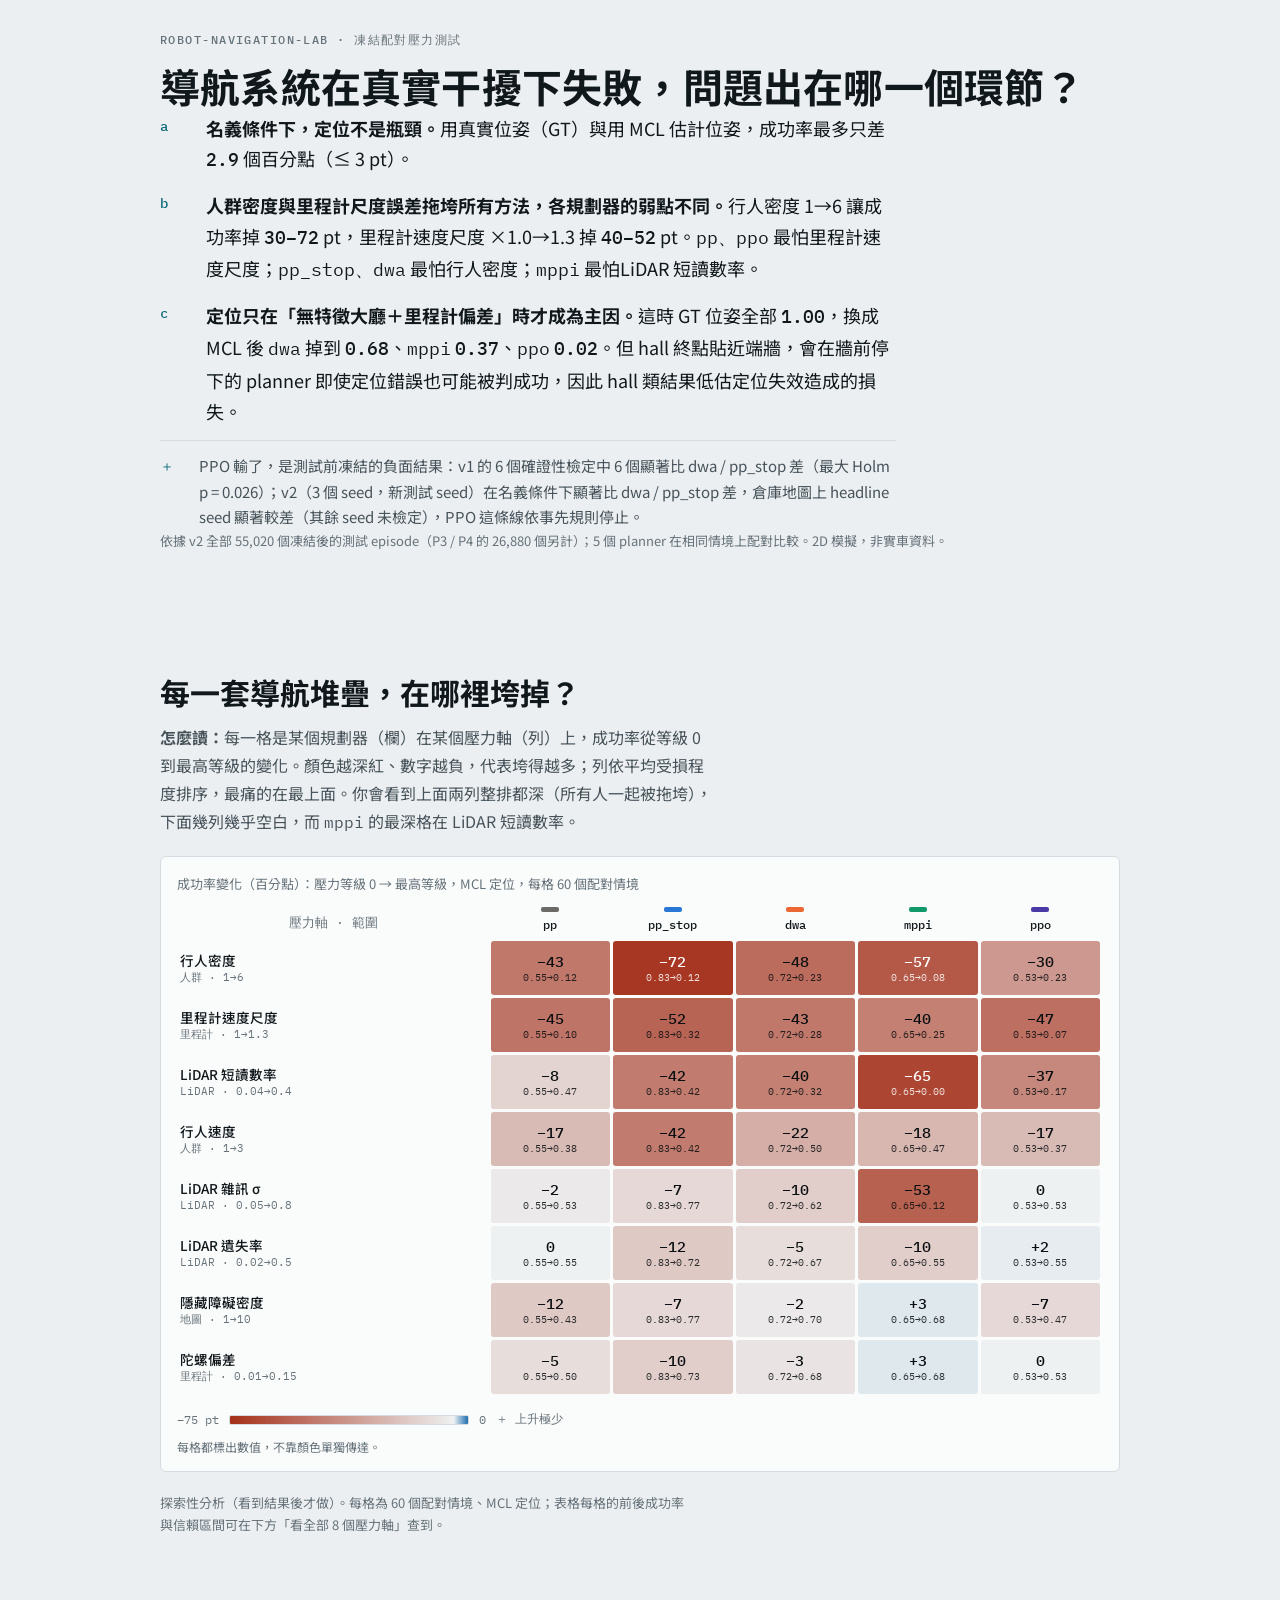
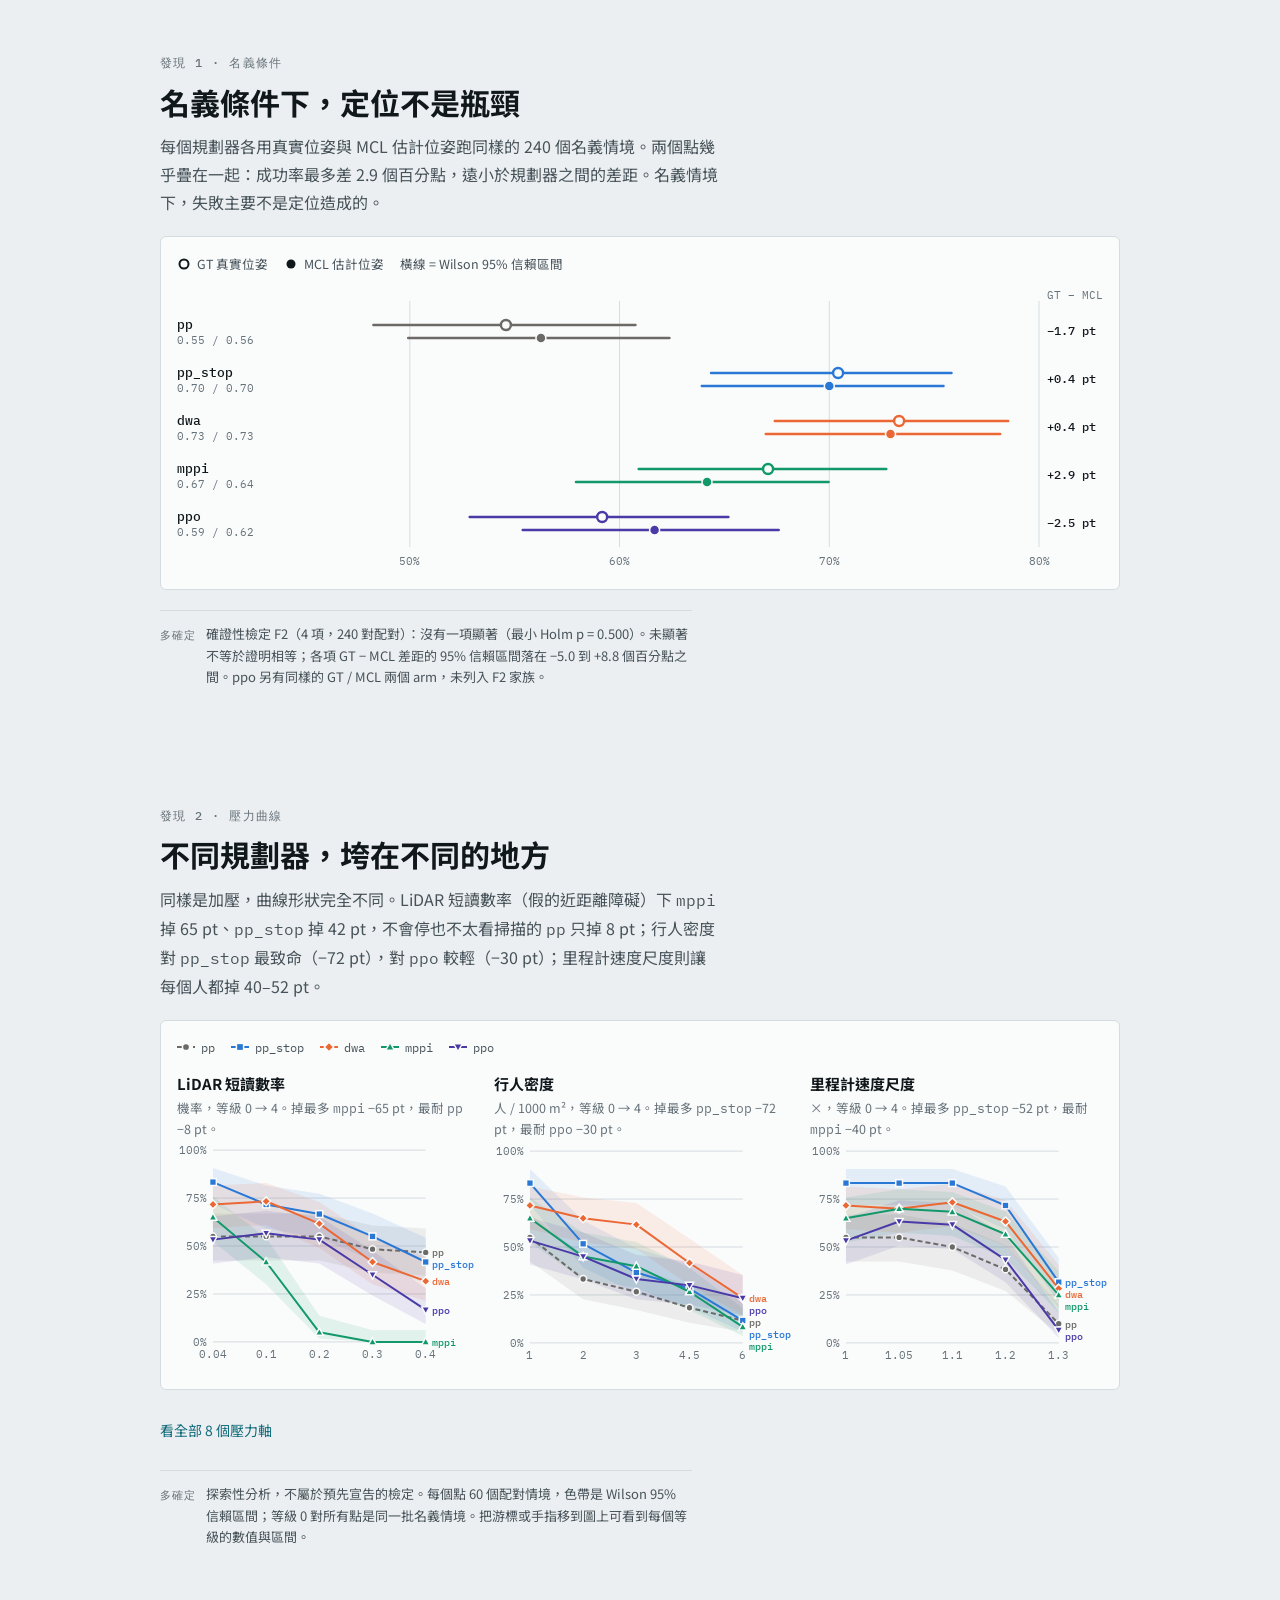
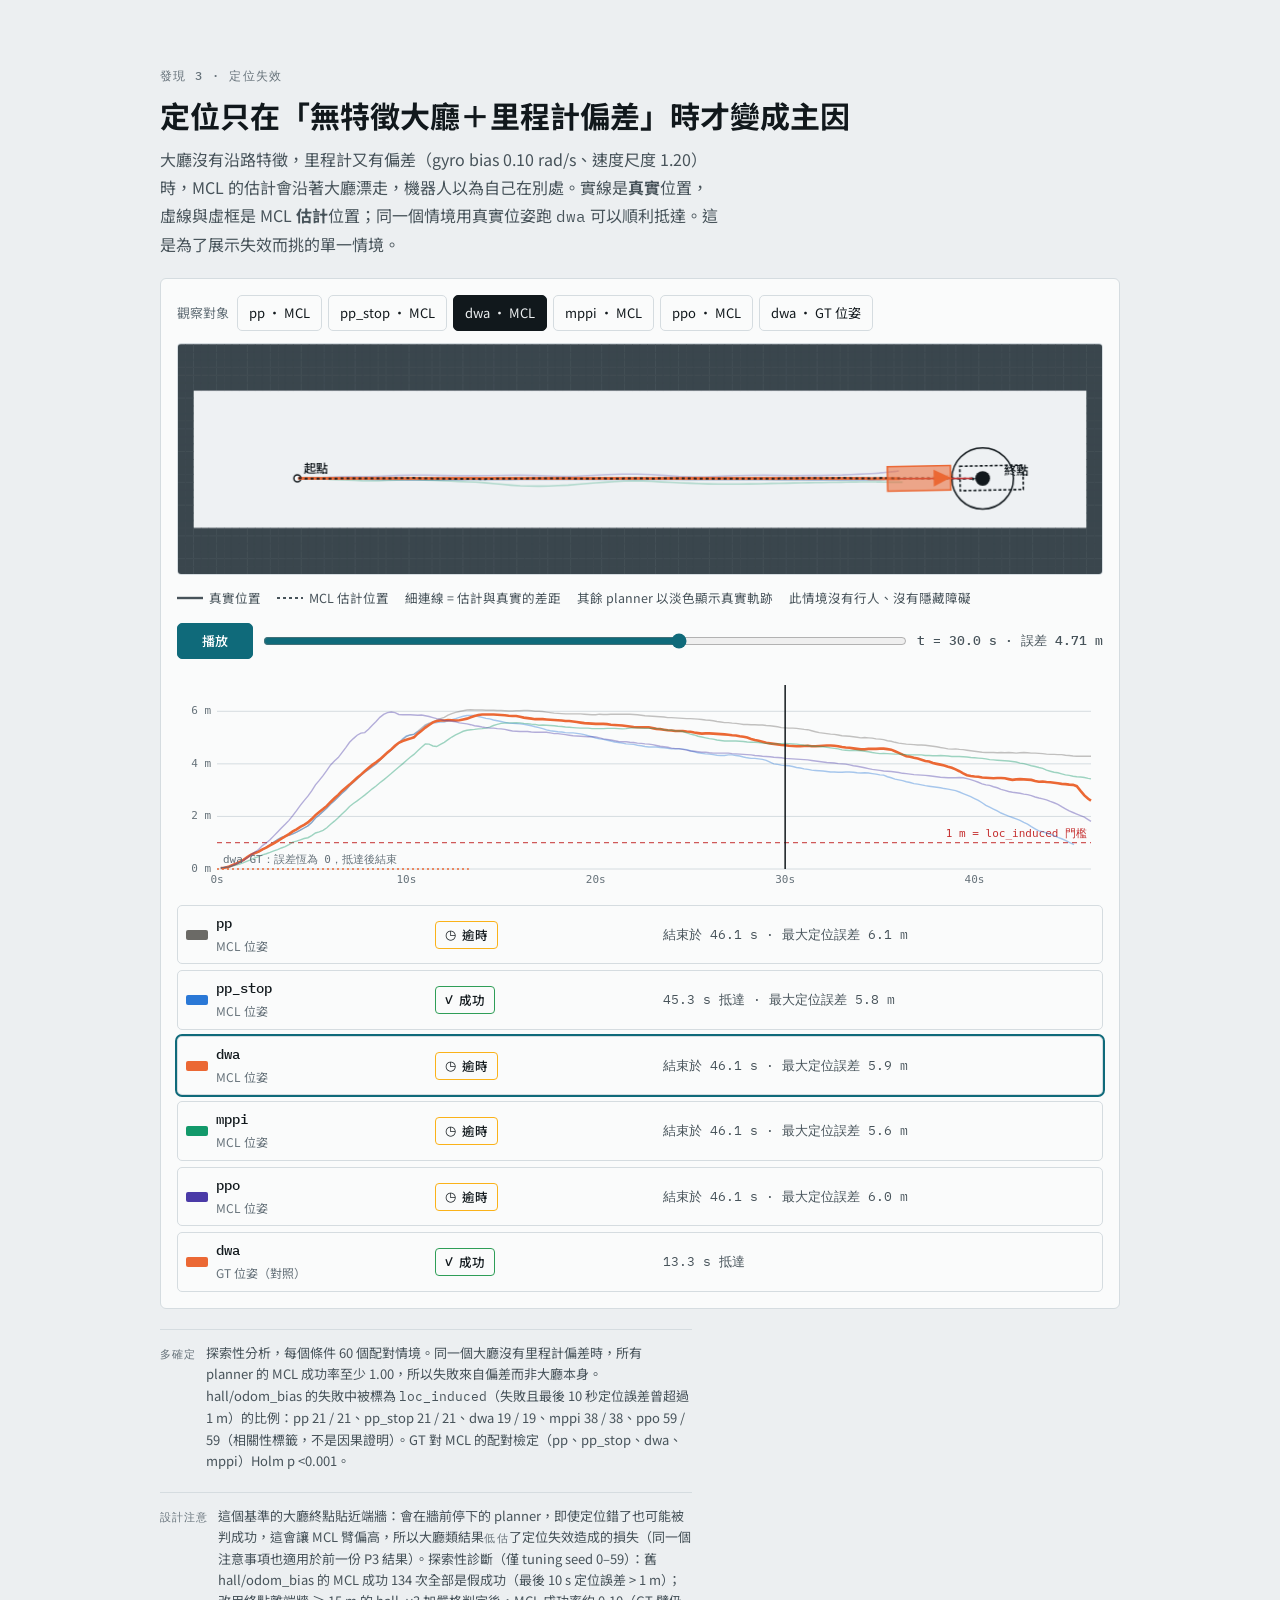
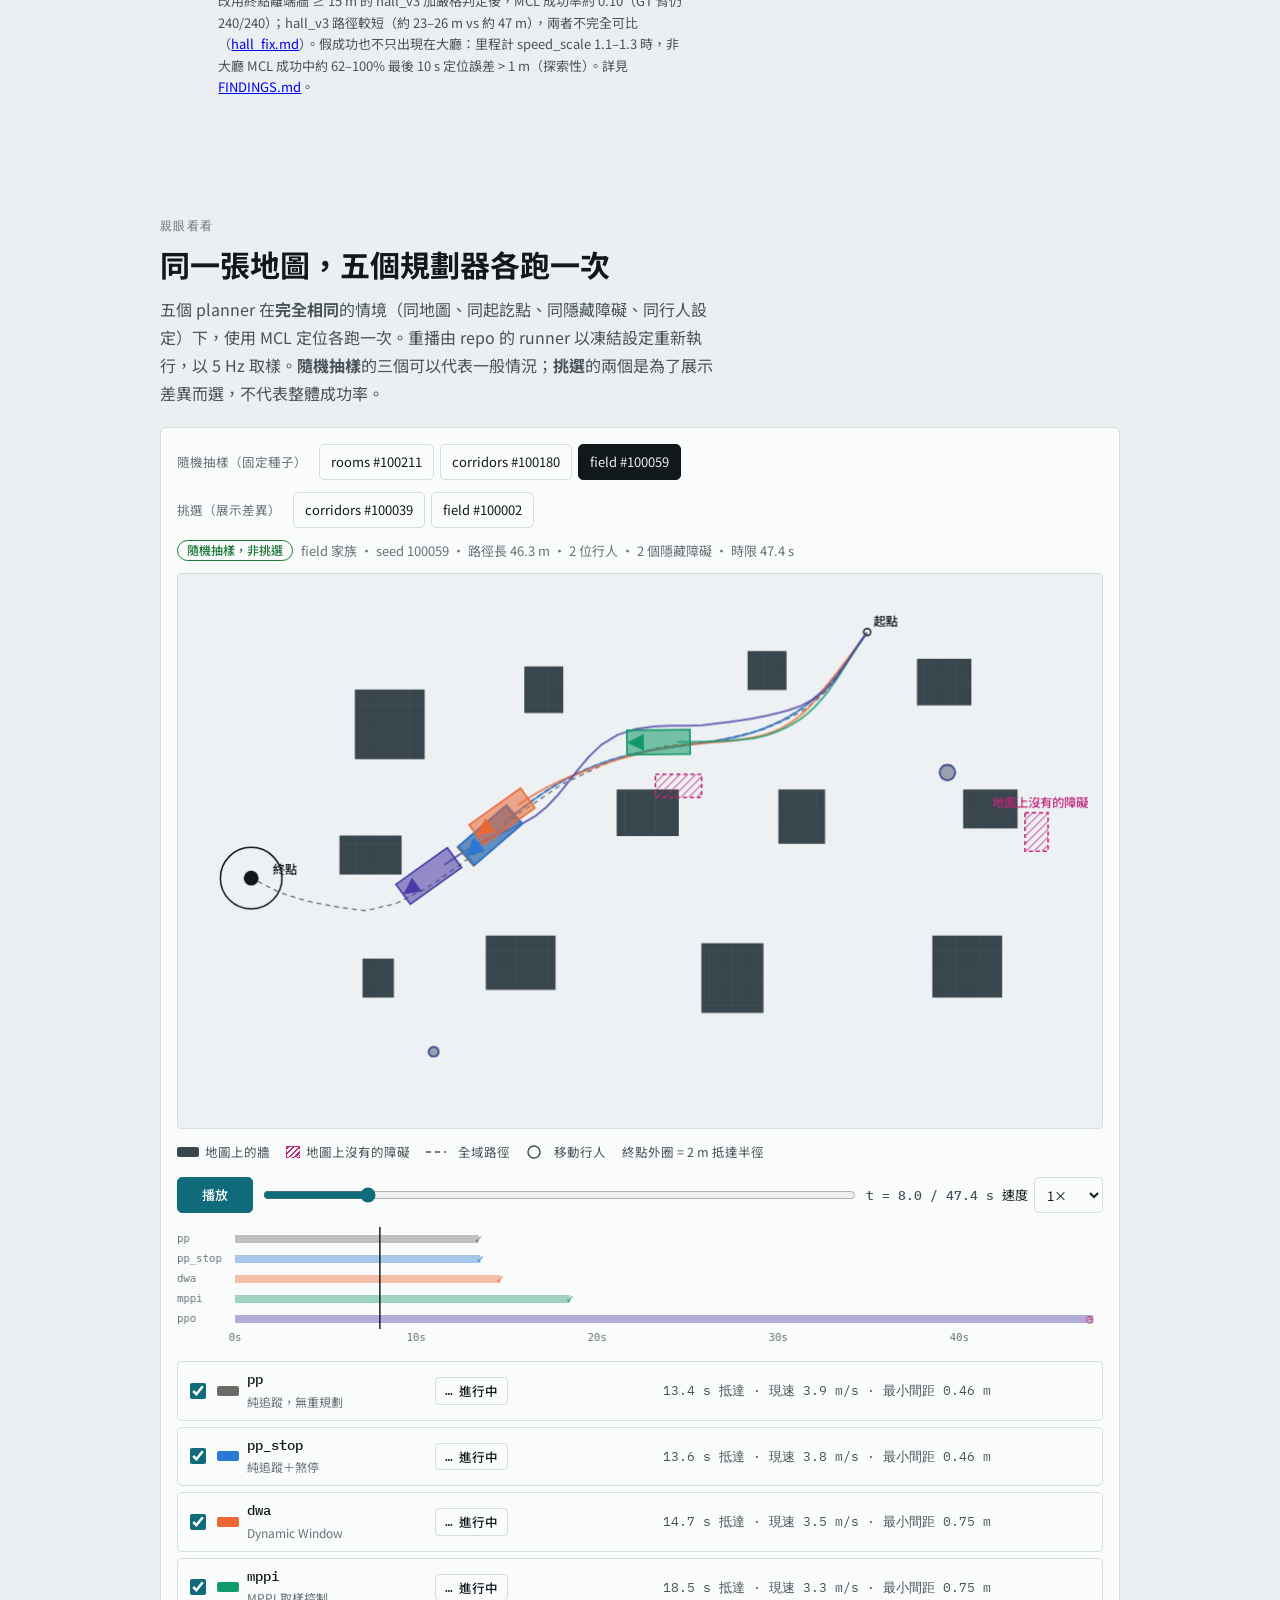
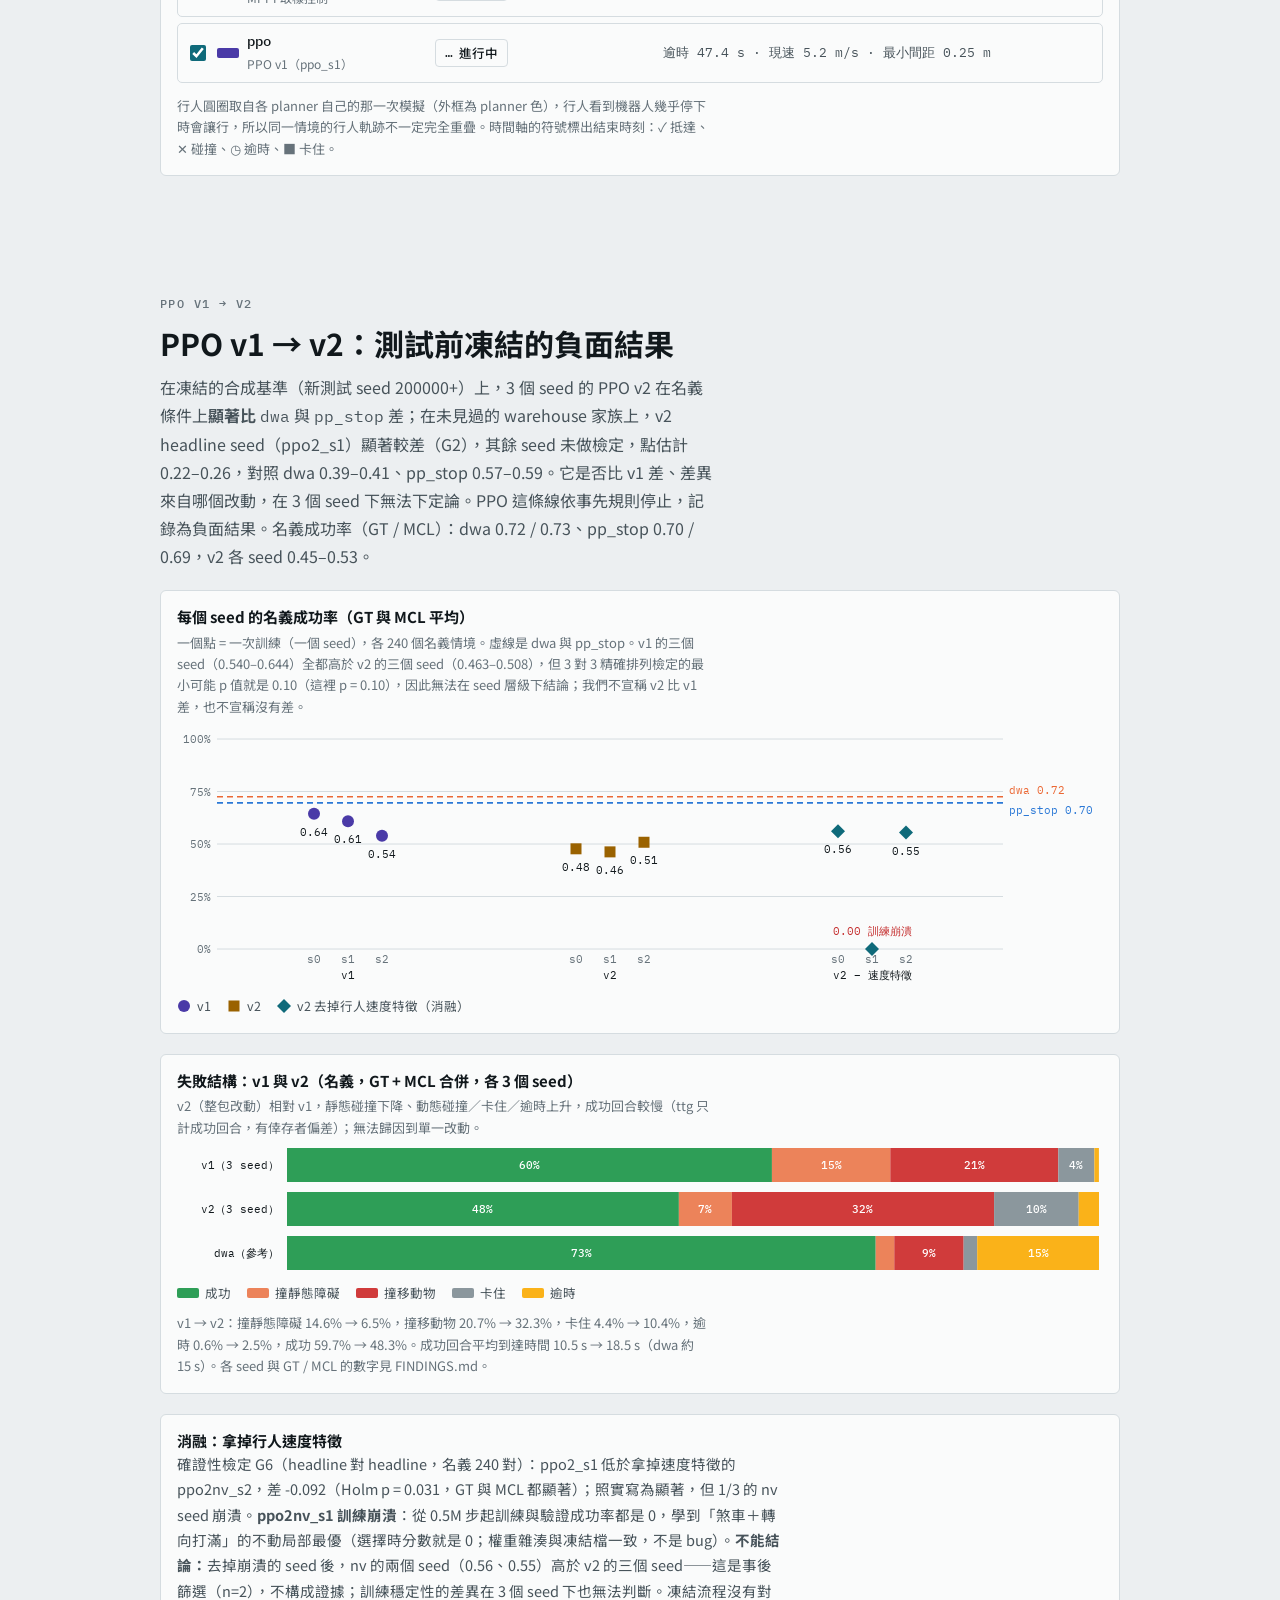
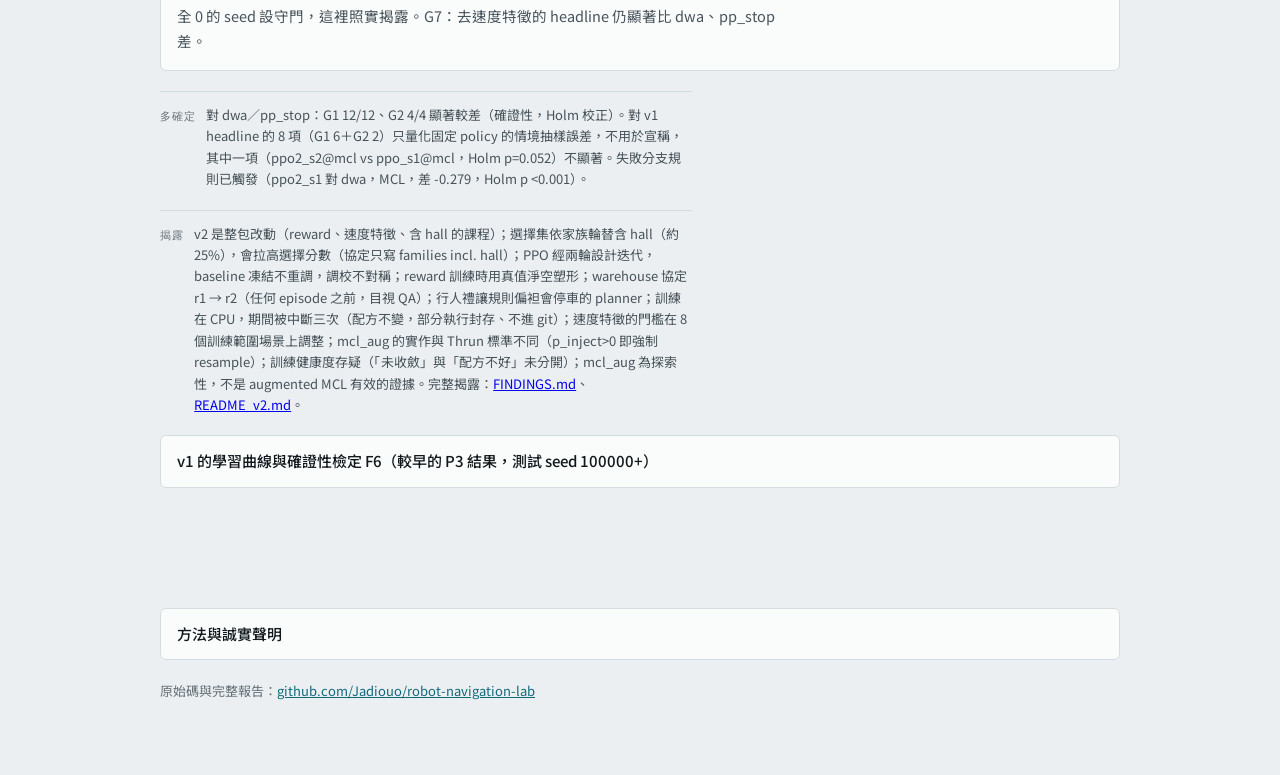
<file: docs/viewer/index.html>
<!doctype html>
<html lang="zh-Hant">
<head>
<meta charset="utf-8">
<meta name="viewport" content="width=device-width,initial-scale=1,viewport-fit=cover">
<title>導航失效地圖 · navlab 結果</title>
<link rel="icon" href="data:,">
<meta name="description" content="導航系統在真實干擾下失敗，問題出在哪一個環節？凍結配對壓力測試的互動結果。">
<link rel="preconnect" href="https://fonts.googleapis.com">
<link rel="preconnect" href="https://fonts.gstatic.com" crossorigin>
<link rel="stylesheet" href="https://fonts.googleapis.com/css2?family=IBM+Plex+Mono:wght@400;500&family=Noto+Sans+TC:wght@400;500;700&display=swap">
<style>
/* Layout concept: story first, evidence second. One reading column; a hero that states question and answer, one centerpiece matrix, then three claims each with exactly one picture. Lab-bench slate neutrals; planner colors are the only saturated marks and never change meaning. */
:root{
  color-scheme:light;
  --bg:#eceff1; --panel:#fafbfb; --floor:#eef1f3; --ink:#11181c; --ink2:#47535a; --muted:#66727a; --line:#d5dce0; --wall:#3a464d;
  --accent:#0f6a7a; --accent-ink:#ffffff; --hid:#c0267a; --crit:#c53030; --good:#1f7a3a; --warn:#a86a00;
  --hm-neu:#eef1f2; --hm-neg:#a4301a; --hm-pos:#1f6fb0;
  --c-pp:#6b6a66; --c-pp_stop:#2a78d6; --c-dwa:#eb6834; --c-mppi:#12996a; --c-ppo:#4a3aa7; --c-v2:#9a6200; --c-nv:#0f6a7a;
  --o-success:#2e9e57; --o-collision_dynamic:#d03b3b; --o-collision_static:#ec835a; --o-timeout:#fab219; --o-stuck:#8b979d; --o-loc_induced:#5a4ab8;
  --font:'Noto Sans TC',system-ui,-apple-system,'PingFang TC','Microsoft JhengHei',sans-serif; --mono:'IBM Plex Mono',ui-monospace,Menlo,Consolas,monospace;
}
@media (prefers-color-scheme: dark){:root:not([data-theme="light"]){
  color-scheme:dark;
  --bg:#0d1113; --panel:#161b1e; --floor:#0b0e10; --ink:#eef2f4; --ink2:#aeb8be; --muted:#8a959b; --line:#283035; --wall:#8896a0;
  --accent:#5cc4d6; --accent-ink:#06222a; --hid:#ff7ab8; --crit:#f27a7a; --good:#5fd08a; --warn:#f0b64a;
  --hm-neu:#1b2226; --hm-neg:#ea7552; --hm-pos:#5aa0e0;
  --c-pp:#9a998f; --c-pp_stop:#3987e5; --c-dwa:#d95926; --c-mppi:#199e70; --c-ppo:#a08fe8; --c-v2:#e0b04a; --c-nv:#5cc4d6;
  --o-success:#3ea866; --o-collision_dynamic:#e05a5a; --o-collision_static:#ec835a; --o-timeout:#e0a417; --o-stuck:#7c878d; --o-loc_induced:#9a8cf0}}
:root[data-theme="dark"]{
  color-scheme:dark;
  --bg:#0d1113; --panel:#161b1e; --floor:#0b0e10; --ink:#eef2f4; --ink2:#aeb8be; --muted:#8a959b; --line:#283035; --wall:#8896a0;
  --accent:#5cc4d6; --accent-ink:#06222a; --hid:#ff7ab8; --crit:#f27a7a; --good:#5fd08a; --warn:#f0b64a;
  --hm-neu:#1b2226; --hm-neg:#ea7552; --hm-pos:#5aa0e0;
  --c-pp:#9a998f; --c-pp_stop:#3987e5; --c-dwa:#d95926; --c-mppi:#199e70; --c-ppo:#a08fe8; --c-v2:#e0b04a; --c-nv:#5cc4d6;
  --o-success:#3ea866; --o-collision_dynamic:#e05a5a; --o-collision_static:#ec835a; --o-timeout:#e0a417; --o-stuck:#7c878d; --o-loc_induced:#9a8cf0}
*{box-sizing:border-box}
html{-webkit-text-size-adjust:100%}
body{margin:0;background:var(--bg);color:var(--ink);font:400 16px/1.75 var(--font);padding-inline:16px;padding-block:32px 72px}
.wrap{max-width:960px;margin-inline:auto;display:flex;flex-direction:column;gap:clamp(72px,12vw,120px)}
h1,h2,h3{font-weight:700;line-height:1.35;text-wrap:balance;margin:0}
h1{font-size:clamp(26px,5.2vw,40px);letter-spacing:.005em}
h2{font-size:clamp(22px,4vw,30px);max-width:24em}
h3{font-size:15px}
p{margin:0}
b{font-weight:700}
.eyebrow{font:500 12px/1.4 var(--mono);letter-spacing:.12em;text-transform:uppercase;color:var(--muted)}
.mono,.num{font-family:var(--mono);font-variant-numeric:tabular-nums}
section{display:flex;flex-direction:column;gap:20px;min-width:0}
.head{display:flex;flex-direction:column;gap:10px;min-width:0}
.sub{color:var(--ink2);max-width:62ch}
.note{font-size:13px;color:var(--muted);max-width:76ch;line-height:1.65}
.panel{background:var(--panel);border:1px solid var(--line);border-radius:6px;padding:16px;min-width:0}
.sure{display:flex;gap:10px;align-items:baseline;font-size:13px;color:var(--ink2);max-width:76ch;border-top:1px solid var(--line);padding-top:12px;line-height:1.65}
.sure b{font:500 11px/1.6 var(--mono);letter-spacing:.1em;text-transform:uppercase;color:var(--muted);flex:none;white-space:nowrap}
.sure span{min-width:0}
/* hero */
.hero{gap:28px}
.answer{margin:0;padding:0;list-style:none;display:flex;flex-direction:column;gap:14px;max-width:46em}
.answer li{display:grid;grid-template-columns:2.2em minmax(0,1fr);gap:0 6px;font-size:clamp(16px,2.3vw,18px);line-height:1.7}
.answer li>i{font:500 14px/1.9 var(--mono);color:var(--accent);font-style:normal}
.answer li.ppo{color:var(--ink2);font-size:15px;padding-top:12px;border-top:1px solid var(--line)}
.answer .num{font-weight:500;white-space:nowrap}
.fine{font-size:13px;color:var(--muted)}
/* heatmap */
.hmwrap{overflow-x:auto;max-width:100%}
table.hm{border-collapse:separate;border-spacing:3px;width:100%;table-layout:fixed;min-width:0}
.hm th{font-weight:500;text-align:left;padding:0}
.hm thead th{vertical-align:bottom;padding-bottom:6px;font:500 12px/1.3 var(--mono);text-align:center;color:var(--ink)}
.hm thead th .sw{display:block;margin:0 auto 5px;width:18px;height:5px;border-radius:2px}
.hm tbody th{padding:4px 8px 4px 0;font-size:13.5px;line-height:1.35;color:var(--ink)}
.hm tbody th small{display:block;font:400 11px/1.4 var(--mono);color:var(--muted);margin-top:1px}
.hm td{height:54px;text-align:center;border-radius:3px;font:500 15px/1.15 var(--mono);font-variant-numeric:tabular-nums;padding:2px;position:relative}
.hm td small{display:block;font:400 10px/1.2 var(--mono);opacity:.85;margin-top:2px}
.hm td:focus-visible{outline:2px solid var(--accent);outline-offset:1px}
.hm col.lab{width:34%}
.hm tr.grp th{padding-top:10px;font:500 11px/1.2 var(--mono);letter-spacing:.1em;color:var(--muted);text-transform:uppercase}
.scale{display:flex;align-items:center;gap:10px;font:12px var(--mono);color:var(--muted);flex-wrap:wrap}
.scale .bar{height:10px;width:min(240px,100%);border-radius:2px;border:1px solid var(--line)}
@media (max-width:560px){.hm td small{display:none}.hm td{height:46px;font-size:14px}.hm col.lab{width:36%}.hm tbody th{font-size:12.5px}.hm thead th{font-size:10.5px}}
/* charts */
svg{display:block;max-width:100%;overflow:visible}
svg text{fill:var(--muted);font:11px var(--mono)}
svg text.ink{fill:var(--ink)}
.chart{position:relative;min-width:0}
.legend{display:flex;flex-wrap:wrap;gap:6px 16px;font-size:12.5px;color:var(--ink2);align-items:center}
.legend span{display:inline-flex;align-items:center;gap:6px}
.sw{width:22px;height:10px;border-radius:2px;display:inline-block}
.hatch{width:14px;height:12px;border:1.5px dashed var(--hid);background:repeating-linear-gradient(135deg,var(--hid) 0 1.5px,transparent 1.5px 4px)}
.tip{position:absolute;pointer-events:none;background:var(--ink);color:var(--bg);font:12px/1.5 var(--mono);padding:6px 9px;border-radius:4px;white-space:nowrap;z-index:5;opacity:0;transition:opacity .08s}
.tip.on{opacity:1}
.curves{display:grid;grid-template-columns:repeat(auto-fit,minmax(min(100%,290px),1fr));gap:20px 24px}
.curve{display:flex;flex-direction:column;gap:4px;min-width:0}
.curve h3{font-size:15px}
.curve .cap{font-size:12.5px;color:var(--muted);line-height:1.55;min-height:3.1em}
details{min-width:0}
details>summary{cursor:pointer;font-size:14px;color:var(--accent);padding:8px 0;min-height:36px;display:flex;align-items:center;gap:8px;width:fit-content}
details>summary:hover{text-decoration:underline}
details.box{border:1px solid var(--line);border-radius:6px;background:var(--panel);padding:4px 16px}
details.box>summary{color:var(--ink);font-weight:500;font-size:15px}
details[open]>summary{margin-bottom:8px}
/* controls */
.row{display:flex;flex-wrap:wrap;gap:8px;align-items:center;min-width:0}
button,select,input[type=range]{font:inherit;color:inherit}
.btn,.seg button{border:1px solid var(--line);background:var(--panel);color:var(--ink);border-radius:5px;padding:5px 11px;cursor:pointer;font-size:13px;line-height:1.5;min-height:36px}
.btn:hover,.seg button:hover{border-color:var(--ink2)}
.btn.primary{background:var(--accent);color:var(--accent-ink);border-color:var(--accent);font-weight:500;min-width:76px}
.seg{display:flex;flex-wrap:wrap;gap:6px}
.seg button[aria-pressed=true]{background:var(--ink);color:var(--bg);border-color:var(--ink)}
:focus-visible{outline:2px solid var(--accent);outline-offset:2px}
select{background:var(--panel);border:1px solid var(--line);border-radius:5px;padding:5px 8px;min-height:36px}
input[type=range]{flex:1 1 200px;accent-color:var(--accent);min-width:0;height:36px}
.tag{display:inline-block;font:500 12px/1.4 var(--font);padding:1px 9px;border-radius:99px;border:1px solid var(--line);color:var(--ink2)}
.tag.rand{border-color:var(--good);color:var(--good)} .tag.pick{border-color:var(--warn);color:var(--warn)} .tag.v2{border-color:var(--accent);color:var(--accent)}
.pickrow{display:flex;gap:8px 12px;align-items:center;flex-wrap:wrap}
.pickrow .lb{font-size:12.5px;color:var(--muted);min-width:7.5em}
.stage{position:relative;min-width:0}
canvas{display:block;width:100%;border-radius:4px}
.cv-map{background:var(--floor);border:1px solid var(--line);touch-action:pan-y}
.cv-time{background:var(--panel);cursor:pointer;touch-action:none}
.rows{display:grid;gap:6px;min-width:0}
.prow{display:grid;grid-template-columns:minmax(120px,1.1fr) minmax(130px,1fr) minmax(0,2fr);gap:4px 12px;align-items:center;padding:6px 8px;border-radius:5px;border:1px solid var(--line);font-size:13px;min-width:0}
.prow label{display:flex;gap:8px;align-items:center;cursor:pointer;min-width:0}
.prow input{accent-color:var(--accent);width:16px;height:16px;flex:none}
.prow .nm{font:500 13.5px var(--mono);overflow-wrap:anywhere}
.prow .desc{color:var(--muted);font-size:12px;font-family:var(--font)}
.prow .tm{font-family:var(--mono);font-variant-numeric:tabular-nums;color:var(--ink2);font-size:12.5px}
.prow.off{opacity:.45}
.badge{display:inline-flex;gap:6px;align-items:center;font-size:12.5px;font-weight:500;padding:2px 9px;border-radius:4px;border:1.5px solid var(--bc,var(--line));white-space:nowrap}
.badge i{font-style:normal;font-family:var(--mono)}
@media (max-width:640px){.prow{grid-template-columns:1fr 1fr}.prow .tm{grid-column:1/-1}}
.readout{font:500 13px var(--mono);font-variant-numeric:tabular-nums;color:var(--ink2);min-width:11ch;text-align:right}
.two{display:grid;grid-template-columns:repeat(auto-fit,minmax(min(100%,400px),1fr));gap:20px;min-width:0}
.scroll{overflow-x:auto;max-width:100%}
table.t{border-collapse:collapse;font-size:13px;width:100%}
table.t th,table.t td{text-align:left;padding:6px 10px;border-bottom:1px solid var(--line);white-space:nowrap}
table.t th{font-weight:500;color:var(--muted);font-size:12px}
table.t td.n{font-family:var(--mono);font-variant-numeric:tabular-nums;text-align:right}
ul.notes{margin:0;padding:0;list-style:none;display:grid;gap:14px}
ul.notes li{display:grid;gap:2px;padding-left:14px;border-left:2px solid var(--line);min-width:0}
ul.notes span{color:var(--ink2);font-size:14px;line-height:1.7}
.kv{display:grid;grid-template-columns:repeat(auto-fit,minmax(min(100%,260px),1fr));gap:10px 18px;font-size:13px}
.kv span{color:var(--muted)} .kv b{font-family:var(--mono);font-weight:500;font-size:12.5px;overflow-wrap:anywhere}
code{font:12.5px var(--mono);background:var(--floor);padding:1px 5px;border-radius:3px;overflow-wrap:anywhere}
footer{font-size:13px;color:var(--muted);display:flex;flex-wrap:wrap;gap:6px 18px}
footer a{color:var(--accent)}
.err{color:var(--crit);padding:24px}
@media (prefers-reduced-motion:reduce){*{transition:none!important}}
</style>
</head>
<body>
<div class="wrap" id="app">

<!-- 1. hero -->
<header class="hero">
  <div class="head">
    <div class="eyebrow">robot-navigation-lab · 凍結配對壓力測試</div>
    <h1>導航系統在真實干擾下失敗，問題出在哪一個環節？</h1>
  </div>
  <ol class="answer" id="answer" aria-label="答案"><li class="fine"><i></i>載入中…</li></ol>
  <p class="fine" id="scope"></p>
</header>

<!-- 2. centerpiece -->
<section id="s-map" aria-labelledby="h-map">
  <div class="head">
    <h2 id="h-map">每一套導航堆疊，在哪裡垮掉？</h2>
    <p class="sub" id="hm-read"></p>
  </div>
  <div class="panel" style="display:flex;flex-direction:column;gap:14px">
    <div class="hmwrap" id="hm"></div>
    <div class="scale" id="hm-scale"></div>
  </div>
  <p class="note">探索性分析（看到結果後才做）。每格為 60 個配對情境、MCL 定位；表格每格的前後成功率與信賴區間可在下方「看全部 8 個壓力軸」查到。</p>
</section>

<!-- 3. takeaways -->
<section id="t1" aria-labelledby="h-t1">
  <div class="head">
    <div class="eyebrow">發現 1 · 名義條件</div>
    <h2 id="h-t1">名義條件下，定位不是瓶頸</h2>
    <p class="sub" id="t1-text"></p>
  </div>
  <div class="panel" style="display:flex;flex-direction:column;gap:12px">
    <div class="legend" id="t1-lg"></div>
    <div class="chart" id="t1-chart"></div>
  </div>
  <p class="sure"><b>多確定</b><span id="t1-sure"></span></p>
</section>

<section id="t2" aria-labelledby="h-t2">
  <div class="head">
    <div class="eyebrow">發現 2 · 壓力曲線</div>
    <h2 id="h-t2">不同規劃器，垮在不同的地方</h2>
    <p class="sub" id="t2-text"></p>
  </div>
  <div class="panel" style="display:flex;flex-direction:column;gap:16px">
    <div class="legend" id="t2-lg"></div>
    <div class="curves" id="t2-curves"></div>
  </div>
  <details id="all8">
    <summary>看全部 8 個壓力軸</summary>
    <div class="panel" style="display:flex;flex-direction:column;gap:16px">
      <div class="curves" id="all8-curves"></div>
    </div>
  </details>
  <p class="sure"><b>多確定</b><span id="t2-sure"></span></p>
</section>

<section id="t3" aria-labelledby="h-t3">
  <div class="head">
    <div class="eyebrow">發現 3 · 定位失效</div>
    <h2 id="h-t3">定位只在「無特徵大廳＋里程計偏差」時才變成主因</h2>
    <p class="sub" id="t3-text"></p>
  </div>
  <div class="panel" style="display:flex;flex-direction:column;gap:12px">
    <div class="row"><span class="note">觀察對象</span><div class="seg" id="mcl-pick" role="group" aria-label="觀察的 planner"></div></div>
    <div class="stage"><canvas id="cv2" class="cv-map" role="img" aria-label="真實與估計軌跡"></canvas></div>
    <div class="legend" id="lg2"></div>
    <div class="row">
      <button class="btn primary" id="play2">播放</button>
      <input type="range" id="scrub2" min="0" max="100" step="1" value="0" aria-label="時間軸">
      <span class="readout" id="rd2"></span>
    </div>
    <div class="stage"><canvas id="cv3" class="cv-time" role="img" aria-label="定位誤差對時間"></canvas></div>
    <div class="rows" id="mrows"></div>
  </div>
  <p class="sure"><b>多確定</b><span id="t3-sure"></span></p>
  <p class="sure"><b>設計注意</b><span>這個基準的大廳終點貼近端牆：會在牆前停下的 planner，即使定位錯了也可能被判成功，這會讓 MCL 臂偏高，所以大廳類結果<b>低估</b>了定位失效造成的損失（同一個注意事項也適用於前一份 P3 結果）。探索性診斷（僅 tuning seed 0–59）：舊 hall/odom_bias 的 MCL 成功 134 次全部是假成功（最後 10 s 定位誤差 &gt; 1 m）；改用終點離端牆 ≥ 15 m 的 hall_v3 加嚴格判定後，MCL 成功率約 0.10（GT 臂仍 240/240）；hall_v3 路徑較短（約 23–26 m vs 約 47 m），兩者不完全可比（<a href="https://github.com/Jadiouo/robot-navigation-lab/blob/main/docs/results/hall_fix.md">hall_fix.md</a>）。假成功也不只出現在大廳：里程計 speed_scale 1.1–1.3 時，非大廳 MCL 成功中約 62–100% 最後 10 s 定位誤差 &gt; 1 m（探索性）。詳見 <a href="https://github.com/Jadiouo/robot-navigation-lab/blob/main/docs/results/benchmark_v2/FINDINGS.md">FINDINGS.md</a>。</span></p>
</section>

<!-- 4. replay -->
<section id="s-replay" aria-labelledby="h-replay">
  <div class="head">
    <div class="eyebrow">親眼看看</div>
    <h2 id="h-replay">同一張地圖，五個規劃器各跑一次</h2>
    <p class="sub">五個 planner 在<b>完全相同</b>的情境（同地圖、同起訖點、同隱藏障礙、同行人設定）下，使用 MCL 定位各跑一次。重播由 repo 的 runner 以凍結設定重新執行，以 5 Hz 取樣。<b>隨機抽樣</b>的三個可以代表一般情況；<b>挑選</b>的兩個是為了展示差異而選，不代表整體成功率。</p>
  </div>
  <div class="panel" style="display:flex;flex-direction:column;gap:12px">
    <div class="pickrow"><span class="lb">隨機抽樣（固定種子）</span><div class="seg" id="scn-pick-r" role="group" aria-label="隨機抽樣的情境"></div></div>
    <div class="pickrow"><span class="lb">挑選（展示差異）</span><div class="seg" id="scn-pick-p" role="group" aria-label="挑選的情境"></div></div>
    <div class="row" id="scn-meta"></div>
    <div class="stage"><canvas id="cv1" class="cv-map" role="img" aria-label="五個 planner 的並排重播"></canvas></div>
    <div class="legend" id="lg1"></div>
    <div class="row">
      <button class="btn primary" id="play1">播放</button>
      <input type="range" id="scrub1" min="0" max="100" step="1" value="0" aria-label="時間軸">
      <span class="readout" id="rd1"></span>
      <label class="row" style="gap:6px;font-size:13px">速度 <select id="spd1"><option value="0.5">0.5×</option><option value="1" selected>1×</option><option value="2">2×</option><option value="4">4×</option></select></label>
    </div>
    <canvas id="tl1" class="cv-time" role="img" aria-label="各 planner 的結束時刻"></canvas>
    <div class="rows" id="prows"></div>
    <p class="note">行人圓圈取自各 planner 自己的那一次模擬（外框為 planner 色），行人看到機器人幾乎停下時會讓行，所以同一情境的行人軌跡不一定完全重疊。時間軸的符號標出結束時刻：✓ 抵達、✕ 碰撞、◷ 逾時、■ 卡住。</p>
  </div>
</section>

<!-- 5. PPO -->
<section id="s-ppo" aria-labelledby="h-ppo">
  <div class="head">
    <div class="eyebrow">PPO v1 → v2</div>
    <h2 id="h-ppo">PPO v1 → v2：測試前凍結的負面結果</h2>
    <p class="sub" id="ppo-text"></p>
  </div>
  <div class="panel"><h3>每個 seed 的名義成功率（GT 與 MCL 平均）</h3>
    <p class="note" style="margin:4px 0 8px">一個點 = 一次訓練（一個 seed），各 240 個名義情境。虛線是 dwa 與 pp_stop。v1 的三個 seed（0.540–0.644）全都高於 v2 的三個 seed（0.463–0.508），但 3 對 3 精確排列檢定的最小可能 p 值就是 0.10（這裡 <span id="ppo-perm"></span>），因此無法在 seed 層級下結論；我們不宣稱 v2 比 v1 差，也不宣稱沒有差。</p>
    <div class="chart" id="seedplot"></div>
    <div class="legend" id="seedlg"></div></div>
  <div class="panel"><h3>失敗結構：v1 與 v2（名義，GT + MCL 合併，各 3 個 seed）</h3>
    <p class="note" style="margin:4px 0 8px">v2（整包改動）相對 v1，靜態碰撞下降、動態碰撞／卡住／逾時上升，成功回合較慢（ttg 只計成功回合，有倖存者偏差）；無法歸因到單一改動。</p>
    <div class="chart" id="failplot"></div>
    <div class="legend" id="faillg"></div>
    <p class="note" id="failnote" style="margin-top:8px"></p></div>
  <div class="panel"><h3>消融：拿掉行人速度特徵</h3><p id="ppo-abl" style="font-size:14.5px;line-height:1.75;color:var(--ink2);max-width:76ch"></p></div>
  <p class="sure"><b>多確定</b><span id="ppo-sure"></span></p>
  <p class="sure"><b>揭露</b><span id="ppo-disc"></span></p>
  <details class="box"><summary>v1 的學習曲線與確證性檢定 F6（較早的 P3 結果，測試 seed 100000+）</summary>
    <div class="two" style="grid-template-columns:minmax(0,1fr);padding-bottom:12px">
    <div class="panel"><h3>學習曲線（驗證集，GT 位姿，60 個調校情境）</h3><div class="chart" id="lc" style="margin-top:8px"></div><p class="note" style="margin-top:6px">調校集上的驗證成功率，帶壓力課程，與測試集數字不可直接比較。圓圈是被選中的 checkpoint。</p></div>
    <div class="panel"><h3>確證性檢定 F6（名義 240 對，MCL，Holm 校正）</h3><p class="note" style="margin:4px 0 8px">差值 = 成功率(PPO) − 成功率(基準)。</p><div class="scroll"><table class="t" id="t-f6"></table></div></div>
    </div></details>
</section>

<!-- 6. method -->
<section id="s-proto">
  <details class="box">
    <summary>方法與誠實聲明</summary>
    <ul class="notes" id="notes" style="padding-block:6px 12px"></ul>
    <div class="kv" id="hashes" style="padding-bottom:12px"></div>
  </details>
  <footer><span>原始碼與完整報告：<a href="https://github.com/Jadiouo/robot-navigation-lab">github.com/Jadiouo/robot-navigation-lab</a></span></footer>
</section>
</div>

<script>
'use strict';
const PL=['pp','pp_stop','dwa','mppi','ppo'];
const PDESC={pp:'純追蹤，無重規劃',pp_stop:'純追蹤＋煞停',dwa:'Dynamic Window',mppi:'MPPI 取樣控制',ppo:'PPO v1（ppo_s1）'};
const OUTL={success:['成功','✓'],collision_dynamic:['撞移動物','✕'],collision_static:['撞靜態障礙','✕'],timeout:['逾時','◷'],stuck:['卡住','■'],loc_induced:['定位誘發失敗','◇']};
const AXL={agent_density:['行人密度','人 / 1000 m²','人群'],agent_speed:['行人速度','m/s','人群'],hidden_density:['隱藏障礙密度','個 / 1000 m²','地圖'],speed_scale:['里程計速度尺度','×','里程計'],gyro_bias:['陀螺偏差','rad/s','里程計'],lidar_short:['LiDAR 短讀數率','機率','LiDAR'],lidar_sigma:['LiDAR 雜訊 σ','m','LiDAR'],lidar_dropout:['LiDAR 遺失率','機率','LiDAR']};
const N_PPO=11520;
const $=s=>document.querySelector(s);
const el=(t,a={},h='')=>{const e=document.createElement(t);for(const k in a)e.setAttribute(k,a[k]);if(h)e.innerHTML=h;return e};
const f2=v=>v.toFixed(2), g=v=>String(+v.toPrecision(3));
const ci=c=>`${f2(c.rate)} [${f2(c.lo)}, ${f2(c.hi)}]`;
const pv=p=>p<0.001?'<0.001':p.toFixed(3);
const pt=(v,d=0)=>(v<0?'−':v>0?'+':'')+Math.abs(v*100).toFixed(d);
const css=n=>getComputedStyle(document.documentElement).getPropertyValue(n).trim();
let TH={};function readTheme(){['ink','ink2','muted','line','wall','floor','panel','hid','crit','accent','bg','hm-neu','hm-neg','hm-pos','c-v2','c-nv',...PL.map(p=>'c-'+p)].forEach(n=>TH[n]=css('--'+n))}
const dirty=[];function onTheme(f){dirty.push(f)}
function themeChanged(){readTheme();dirty.forEach(f=>f())}
new MutationObserver(themeChanged).observe(document.documentElement,{attributes:true,attributeFilter:['data-theme']});
matchMedia('(prefers-color-scheme: dark)').addEventListener('change',themeChanged);
const col=p=>TH['c-'+p];
const badge=o=>{const [t,i]=OUTL[o];return `<span class="badge" style="--bc:var(--o-${o})"><i>${i}</i>${t}</span>`};
function fit(host,draw){const run=()=>{const w=host.clientWidth;if(w>0)draw(w)};new ResizeObserver(run).observe(host);run()}
const sw=p=>`<span class="sw" style="background:var(--c-${p})"></span>`;

/* ---------- map helpers ---------- */
/* ---------- map helpers ---------- */
function unpack(b64,n){const bin=atob(b64),a=new Uint8Array(n);for(let i=0;i<n;i++)a[i]=(bin.charCodeAt(i>>3)>>(7-(i&7)))&1;return a}
function boxes(a,rows,cols){const seen=new Uint8Array(a.length),out=[];for(let i=0;i<a.length;i++){if(!a[i]||seen[i])continue;let x0=1e9,y0=1e9,x1=-1,y1=-1;const st=[i];seen[i]=1;while(st.length){const k=st.pop(),r=(k/cols)|0,c=k%cols;x0=Math.min(x0,c);x1=Math.max(x1,c);y0=Math.min(y0,r);y1=Math.max(y1,r);for(const [dr,dc] of [[1,0],[-1,0],[0,1],[0,-1]]){const rr=r+dr,cc=c+dc;if(rr<0||cc<0||rr>=rows||cc>=cols)continue;const j=rr*cols+cc;if(a[j]&&!seen[j]){seen[j]=1;st.push(j)}}}out.push([x0,y0,x1+1,y1+1])}return out}
function hatchPattern(ctx,color){const p=document.createElement('canvas');p.width=p.height=8;const c=p.getContext('2d');c.strokeStyle=color;c.lineWidth=1.4;c.beginPath();c.moveTo(0,8);c.lineTo(8,0);c.moveTo(-2,2);c.lineTo(2,-2);c.moveTo(6,10);c.lineTo(10,6);c.stroke();return ctx.createPattern(p,'repeat')}
const bs=(t,a)=>{let lo=0,hi=a.length;while(lo<hi){const m=(lo+hi)>>1;if(a[m]<=t)lo=m+1;else hi=m}return lo-1};

class MapView{
  constructor(canvas){this.cv=canvas;this.ctx=canvas.getContext('2d');this.sc=null;this.W=0;this.H=0;this.s=1;this.layer=null;onTheme(()=>{this.layer=null;this.redraw&&this.redraw()});new ResizeObserver(()=>this.resize()).observe(canvas.parentElement)}
  set(sc){this.sc=sc;const g=sc.grid;this.known=unpack(g.known,g.rows*g.cols);{let r0=g.rows,r1=-1;for(let rr=0;rr<g.rows;rr++)for(let cc=0;cc<g.cols;cc++)if(!this.known[rr*g.cols+cc]){r0=Math.min(r0,rr);r1=Math.max(r1,rr)}const mg=Math.ceil(3/g.res);this.r0=Math.max(0,r0-mg);this.r1=Math.min(g.rows,r1+1+mg);if(this.r1<=this.r0){this.r0=0;this.r1=g.rows}this.y0=this.r0*g.res}this.hid=unpack(g.hidden,g.rows*g.cols);this.hbox=boxes(this.hid,g.rows,g.cols);this.layer=null;this.resize()}
  resize(){if(!this.sc)return;const g=this.sc.grid,w=this.cv.parentElement.clientWidth;if(!w)return;const dpr=Math.min(devicePixelRatio||1,2);this.W=w;this.H=Math.round(w*(this.r1-this.r0)/g.cols);this.s=w/(g.cols*g.res);this.cv.width=Math.round(this.W*dpr);this.cv.height=Math.round(this.H*dpr);this.cv.style.height=this.H+'px';this.dpr=dpr;this.layer=null;this.redraw&&this.redraw()}
  X(x){return x*this.s} Y(y){return this.H-(y-this.y0)*this.s}
  base(){const c=this.ctx,g=this.sc.grid,s=this.s,r=g.res;c.setTransform(this.dpr,0,0,this.dpr,0,0);
    if(!this.layer){const L=document.createElement('canvas');L.width=this.cv.width;L.height=this.cv.height;const k=L.getContext('2d');k.setTransform(this.dpr,0,0,this.dpr,0,0);k.fillStyle=TH.floor;k.fillRect(0,0,this.W,this.H);k.fillStyle=TH.wall;
      for(let rr=this.r0;rr<this.r1;rr++)for(let cc=0;cc<g.cols;cc++)if(this.known[rr*g.cols+cc])k.fillRect(cc*r*s-.25,this.Y((rr+1)*r)-.25,r*s+.5,r*s+.5);
      const hp=hatchPattern(k,TH.hid);k.strokeStyle=TH.hid;k.lineWidth=1.6;k.setLineDash([4,3]);
      for(const [x0,y0,x1,y1] of this.hbox){const X=x0*r*s,Y=this.Y(y1*r),w=(x1-x0)*r*s,h=(y1-y0)*r*s;k.globalAlpha=.55;k.fillStyle=hp;k.fillRect(X,Y,w,h);k.globalAlpha=1;k.strokeRect(X,Y,w,h)}
      // path
      k.setLineDash([5,4]);k.strokeStyle=TH.muted;k.lineWidth=1.3;k.beginPath();this.sc.path.forEach(([x,y],i)=>i?k.lineTo(this.X(x),this.Y(y)):k.moveTo(this.X(x),this.Y(y)));k.stroke();k.setLineDash([]);
      // goal tolerance + start
      const [gx,gy]=this.sc.goal;k.strokeStyle=TH.ink;k.lineWidth=1.5;k.beginPath();k.arc(this.X(gx),this.Y(gy),2*s,0,7);k.stroke();k.beginPath();k.arc(this.X(gx),this.Y(gy),.35*s+2,0,7);k.fillStyle=TH.ink;k.fill();
      const [sx,sy]=this.sc.start;k.beginPath();k.arc(this.X(sx),this.Y(sy),3.5,0,7);k.fillStyle=TH.panel;k.fill();k.stroke();
      k.fillStyle=TH.ink;k.font=`500 ${Math.max(10,Math.min(13,s*.8))}px 'Noto Sans TC',sans-serif`;k.fillText('起點',this.X(sx)+6,this.Y(sy)-6);k.fillText('終點',this.X(gx)+Math.max(10,2*s*.7),this.Y(gy)-4);
      if(this.hbox.length){const [x0,y0,x1,y1]=this.hbox[0];k.fillStyle=TH.hid;k.fillText('地圖上沒有的障礙',Math.min(this.W-110,x0*r*s),Math.max(12,this.Y(y1*r)-6))}
      this.layer=L}
    c.drawImage(this.layer,0,0,this.W,this.H)}
  rect(x,y,yaw,color,fill,dash){const c=this.ctx,s=this.s;c.save();c.translate(this.X(x),this.Y(y));c.rotate(-yaw);c.beginPath();c.rect(-.8*s,-.8*s,4.1*s,1.6*s);if(fill){c.globalAlpha=.55;c.fillStyle=color;c.fill();c.globalAlpha=1}c.strokeStyle=color;c.lineWidth=1.6;if(dash)c.setLineDash([3,2]);c.stroke();c.setLineDash([]);if(fill){c.beginPath();c.moveTo(3.3*s,0);c.lineTo(2.2*s,-.55*s);c.lineTo(2.2*s,.55*s);c.closePath();c.fillStyle=color;c.fill()}c.restore()}
  trail(xs,ys,n,color,w,alpha,dash){if(n<1)return;const c=this.ctx;c.save();c.globalAlpha=alpha;c.strokeStyle=color;c.lineWidth=w;c.lineJoin='round';if(dash)c.setLineDash(dash);c.beginPath();for(let i=0;i<n;i++)i?c.lineTo(this.X(xs[i]),this.Y(ys[i])):c.moveTo(this.X(xs[i]),this.Y(ys[i]));c.stroke();c.restore()}
  mark(x,y,o,color){const c=this.ctx,X=this.X(x),Y=this.Y(y),r=Math.max(6,this.s*1.1);c.save();c.lineWidth=2.6;c.lineCap='round';
    if(o==='success'){c.strokeStyle=color;c.beginPath();c.arc(X,Y,r,0,7);c.stroke();c.beginPath();c.moveTo(X-r*.45,Y);c.lineTo(X-r*.1,Y+r*.4);c.lineTo(X+r*.5,Y-r*.35);c.stroke()}
    else if(o==='timeout'){c.strokeStyle=color;c.beginPath();c.arc(X,Y,r,0,7);c.stroke();c.beginPath();c.moveTo(X,Y-r*.6);c.lineTo(X,Y);c.lineTo(X+r*.45,Y+r*.2);c.stroke()}
    else if(o==='stuck'){c.fillStyle=color;c.fillRect(X-r*.6,Y-r*.6,r*1.2,r*1.2)}
    else{c.strokeStyle=TH.crit;c.lineWidth=3.4;c.beginPath();c.moveTo(X-r,Y-r);c.lineTo(X+r,Y+r);c.moveTo(X+r,Y-r);c.lineTo(X-r,Y+r);c.stroke();c.strokeStyle=color;c.lineWidth=1.2;c.stroke()}
    c.restore()}
  agents(sc,run,idx,color){const c=this.ctx;if(idx<0)idx=0;const a=run.ag[idx];if(!a)return;c.save();c.strokeStyle=color;c.fillStyle=color;for(let i=0;i<a.length/2;i++){const x=this.X(a[2*i]),y=this.Y(a[2*i+1]),r=sc.agent_radii[i]*this.s;c.globalAlpha=.16;c.beginPath();c.arc(x,y,r,0,7);c.fill();c.globalAlpha=.85;c.lineWidth=1.4;c.stroke()}c.restore()}
}


/* ---------- state ---------- */
/* ---------- state ---------- */
let D,A;
const OK=['success'];
function frameAt(run,T){return bs(T,run.t)}
function endT(run){return run.dur}
function poseAt(sc,run,T){const i=frameAt(run,T);return i<0?{i,x:sc.start[0],y:sc.start[1],yaw:sc.start[2],v:0}:{i,x:run.x[i],y:run.y[i],yaw:run.yaw[i],v:run.v[i]}}
function ended(run,T){return T>=run.dur-1e-6}

/* ---------- replay viewer 1 ---------- */
const V1={view:null,sc:null,T:0,max:1,vis:new Set(PL),playing:false,speed:1,last:0};
function initV1(){
  D.scenarios.filter(s=>s.kind!=='mclbreak').forEach(s=>{const pick=$(s.kind==='random'?'#scn-pick-r':'#scn-pick-p');const b=el('button',{type:'button','aria-pressed':'false'});b.textContent=`${s.family} #${s.seed}`;b.onclick=()=>setScn1(s);pick.append(b);s._b=b});
  V1.view=new MapView($('#cv1'));V1.view.redraw=()=>draw1();
  $('#lg1').innerHTML=`<span><span class="sw" style="background:var(--wall)"></span> 地圖上的牆</span><span><i class="hatch"></i>地圖上沒有的障礙</span><span><svg width="20" height="12" style="display:inline;vertical-align:-1px;margin-right:6px"><line x1="0" y1="6" x2="20" y2="6" stroke="currentColor" stroke-width="1.5" stroke-dasharray="5 4"/></svg>全域路徑</span><span><svg width="16" height="16" style="display:inline;vertical-align:-3px;margin-right:6px"><circle cx="8" cy="8" r="6" fill="none" stroke="currentColor" stroke-width="1.5"/></svg>移動行人</span><span>終點外圈 = 2 m 抵達半徑</span>`;
  const rows=$('#prows');PL.forEach(p=>{const r=el('div',{class:'prow'});r.id='pr-'+p;r.innerHTML=`<label><input type="checkbox" checked aria-label="顯示 ${p}"><span class="sw" style="background:var(--c-${p})"></span><span><span class="nm">${p}</span><br><span class="desc">${PDESC[p]}</span></span></label><span class="st"></span><span class="tm"></span>`;r.querySelector('input').onchange=e=>{e.target.checked?V1.vis.add(p):V1.vis.delete(p);r.classList.toggle('off',!e.target.checked);draw1()};rows.append(r)});
  $('#play1').onclick=()=>play1(!V1.playing);
  $('#scrub1').oninput=e=>{V1.T=e.target.value/100;play1(false);draw1()};
  $('#spd1').onchange=e=>V1.speed=+e.target.value;
  const tl=$('#tl1');const seek=e=>{const r=tl.getBoundingClientRect();V1.T=Math.max(0,Math.min(V1.max,(e.clientX-r.left-60)/(r.width-70)*V1.max));draw1()};
  tl.addEventListener('pointerdown',e=>{tl.setPointerCapture(e.pointerId);play1(false);seek(e);tl.onpointermove=seek});tl.addEventListener('pointerup',()=>tl.onpointermove=null);
  onTheme(draw1);
  setScn1(D.scenarios[2]);
}
function play1(on){V1.playing=on;$('#play1').textContent=on?'暫停':(V1.T>=V1.max-1e-6?'重播':'播放');if(on){if(V1.T>=V1.max-1e-6)V1.T=0;V1.last=performance.now();requestAnimationFrame(tick1)}}
function tick1(now){if(!V1.playing)return;V1.T+=(now-V1.last)/1000*V1.speed;V1.last=now;if(V1.T>=V1.max){V1.T=V1.max;play1(false)}draw1();if(V1.playing)requestAnimationFrame(tick1)}
function setScn1(s){V1.sc=s;V1.max=Math.max(...s.runs.map(r=>r.dur));V1.T=Math.min(8,V1.max);document.querySelectorAll('#s-replay .seg button').forEach(b=>b.setAttribute('aria-pressed',String(b===s._b)));
  $('#scrub1').max=Math.round(V1.max*100);
  $('#scn-meta').innerHTML=`<span class="tag ${s.kind==='random'?'rand':'pick'}">${s.why}</span><span class="note">${s.family} 家族 · seed ${s.seed} · 路徑長 ${s.route_m} m · ${s.n_agents} 位行人 · ${s.n_hidden} 個隱藏障礙 · 時限 ${s.max_time} s</span>`;
  V1.view.set(s);play1(false)}
function draw1(){const v=V1.view,s=V1.sc;if(!s||!v.W)return;v.base();const T=V1.T;
  $('#scrub1').value=Math.round(T*100);$('#rd1').textContent=`t = ${T.toFixed(1)} / ${V1.max.toFixed(1)} s`;
  for(const run of s.runs){const p=run.planner;if(!V1.vis.has(p))continue;const c=col(p),P=poseAt(s,run,T);v.agents(s,run,P.i,c)}
  for(const run of s.runs){const p=run.planner;if(!V1.vis.has(p))continue;const c=col(p),P=poseAt(s,run,T);v.trail(run.x,run.y,P.i+1,c,2,.75,p==='pp'?[6,3]:null)}
  for(const run of s.runs){const p=run.planner;if(!V1.vis.has(p))continue;const c=col(p),P=poseAt(s,run,T);v.rect(P.x,P.y,P.yaw,c,true);if(ended(run,T))v.mark(P.x,P.y,run.outcome,c)}
  for(const run of s.runs){const p=run.planner,P=poseAt(s,run,T),r=$('#pr-'+p),e=ended(run,T);
    r.querySelector('.st').innerHTML=e?badge(run.outcome):`<span class="badge"><i>…</i>進行中</span>`;
    const txt=run.outcome==='success'?`${run.ttg.toFixed(1)} s 抵達`:run.outcome==='timeout'?`逾時 ${run.dur.toFixed(1)} s`:`${run.dur.toFixed(1)} s 結束（${OUTL[run.outcome][0]}）`;
    r.querySelector('.tm').textContent=`${txt} · 現速 ${e?0:P.v.toFixed(1)} m/s · 最小間距 ${run.min_clear.toFixed(2)} m`}
  drawTL()}
function drawTL(){const cv=$('#tl1'),w=cv.parentElement.clientWidth,rowH=20,h=PL.length*rowH+22,dpr=Math.min(devicePixelRatio||1,2);if(cv.width!==Math.round(w*dpr)||cv.height!==Math.round(h*dpr)){cv.width=Math.round(w*dpr);cv.height=Math.round(h*dpr);cv.style.height=h+'px'}
  const c=cv.getContext('2d');c.setTransform(dpr,0,0,dpr,0,0);c.clearRect(0,0,w,h);const x0=60,x1=w-10,mx=V1.max,X=t=>x0+t/mx*(x1-x0);const s=V1.sc;c.font="11px 'IBM Plex Mono',monospace";
  PL.forEach((p,i)=>{const run=s.runs.find(r=>r.planner===p),y=i*rowH+rowH/2+2,on=V1.vis.has(p);c.globalAlpha=on?1:.3;c.fillStyle=TH.muted;c.textAlign='left';c.textBaseline='middle';c.fillText(p,0,y);c.fillStyle=col(p);c.globalAlpha=on?.4:.12;c.fillRect(x0,y-4,X(run.dur)-x0,8);c.globalAlpha=on?1:.3;c.fillStyle=run.outcome==='success'?col(p):TH.crit;c.textAlign='center';c.font="12px 'IBM Plex Mono',monospace";c.fillText(OUTL[run.outcome][1],Math.min(X(run.dur),x1-4),y+1);c.font="11px 'IBM Plex Mono',monospace"});
  c.globalAlpha=1;c.textAlign='center';c.textBaseline='top';c.fillStyle=TH.muted;const step=mx>40?10:5;for(let t=0;t<=mx;t+=step)c.fillText(t+'s',X(t),PL.length*rowH+6);
  c.strokeStyle=TH.ink;c.lineWidth=1.5;c.beginPath();c.moveTo(X(V1.T),0);c.lineTo(X(V1.T),PL.length*rowH+2);c.stroke()}


/* ---------- MCL viewer ---------- */
/* ---------- MCL viewer ---------- */
const V2={view:null,sc:null,T:0,max:1,focus:'dwa',playing:false,last:0};
function runsMcl(){return V2.sc.runs.map(r=>({...r,key:r.planner}))}
function initV2(){
  const s=D.scenarios.find(x=>x.kind==='mclbreak');V2.sc=s;V2.max=Math.max(...s.runs.map(r=>r.dur),s.gt_run.dur);V2.T=Math.min(30,V2.max);
  V2.view=new MapView($('#cv2'));V2.view.redraw=()=>draw2();V2.view.set(s);
  const pick=$('#mcl-pick');[...PL,'dwa (GT)'].forEach(p=>{const b=el('button',{type:'button','aria-pressed':String(p===V2.focus)});b.textContent=p==='dwa (GT)'?'dwa · GT 位姿':p+' · MCL';b.dataset.p=p;b.onclick=()=>{V2.focus=p;pick.querySelectorAll('button').forEach(x=>x.setAttribute('aria-pressed',String(x===b)));draw2()};pick.append(b)});
  $('#lg2').innerHTML=`<span><svg width="26" height="10" style="display:inline"><line x1="0" y1="5" x2="26" y2="5" stroke="currentColor" stroke-width="2.4"/></svg> 真實位置</span><span><svg width="26" height="10" style="display:inline"><line x1="0" y1="5" x2="26" y2="5" stroke="currentColor" stroke-width="2" stroke-dasharray="3 3"/></svg> MCL 估計位置</span><span>細連線 = 估計與真實的差距</span><span>其餘 planner 以淡色顯示真實軌跡</span><span>此情境沒有行人、沒有隱藏障礙</span>`;
  const rows=$('#mrows');[...s.runs,s.gt_run].forEach((r,i)=>{const gt=i===s.runs.length,p=gt?'dwa (GT)':r.planner,d=el('div',{class:'prow'});d.id='mr-'+i;d.innerHTML=`<span class="row" style="gap:8px"><span class="sw" style="background:var(--c-${r.planner})"></span><span><span class="nm">${r.planner}</span><br><span class="desc">${gt?'GT 位姿（對照）':'MCL 位姿'}</span></span></span><span class="st">${badge(r.outcome)}</span><span class="tm">${r.outcome==='success'?r.ttg.toFixed(1)+' s 抵達':'結束於 '+r.dur.toFixed(1)+' s'}${gt?'':' · 最大定位誤差 '+r.loc_max.toFixed(1)+' m'}</span>`;rows.append(d)});
  $('#play2').onclick=()=>play2(!V2.playing);
  $('#scrub2').max=Math.round(V2.max*100);$('#scrub2').oninput=e=>{V2.T=e.target.value/100;play2(false);draw2()};
  const tl=$('#cv3');const seek=e=>{const r=tl.getBoundingClientRect();V2.T=Math.max(0,Math.min(V2.max,(e.clientX-r.left-40)/(r.width-52)*V2.max));draw2()};
  tl.addEventListener('pointerdown',e=>{tl.setPointerCapture(e.pointerId);play2(false);seek(e);tl.onpointermove=seek});tl.addEventListener('pointerup',()=>tl.onpointermove=null);
  new ResizeObserver(()=>draw2()).observe(tl.parentElement);onTheme(draw2);draw2();
}
function play2(on){V2.playing=on;$('#play2').textContent=on?'暫停':(V2.T>=V2.max-1e-6?'重播':'播放');if(on){if(V2.T>=V2.max-1e-6)V2.T=0;V2.last=performance.now();requestAnimationFrame(tick2)}}
function tick2(now){if(!V2.playing)return;V2.T+=(now-V2.last)/1000*2;V2.last=now;if(V2.T>=V2.max){V2.T=V2.max;play2(false)}draw2();if(V2.playing)requestAnimationFrame(tick2)}
function draw2(){const v=V2.view,s=V2.sc;if(!s||!v||!v.W)return;v.base();const T=V2.T;$('#scrub2').value=Math.round(T*100);
  const gtFocus=V2.focus==='dwa (GT)',focus=gtFocus?s.gt_run:s.runs.find(r=>r.planner===V2.focus);
  for(const run of s.runs){if(run===focus)continue;const P=poseAt(s,run,T);v.trail(run.x,run.y,P.i+1,col(run.planner),1.6,.28)}
  if(!gtFocus){const P=poseAt(s,s.gt_run,T);v.trail(s.gt_run.x,s.gt_run.y,P.i+1,col('dwa'),1.6,.28,[2,3])}
  const P=poseAt(s,focus,T),c=col(focus.planner);v.trail(focus.x,focus.y,P.i+1,c,3,.95);
  let err=0;
  if(!gtFocus&&P.i>=0){v.trail(focus.xe,focus.ye,P.i+1,TH.ink,2,.9,[3,3]);const xe=focus.xe[P.i],ye=focus.ye[P.i];v.rect(xe,ye,P.yaw,TH.ink,false,true);const k=v.ctx;k.save();k.strokeStyle=TH.crit;k.lineWidth=1.5;k.beginPath();k.moveTo(v.X(P.x),v.Y(P.y));k.lineTo(v.X(xe),v.Y(ye));k.stroke();k.restore();err=focus.err[P.i]}
  v.rect(P.x,P.y,P.yaw,c,true);if(ended(focus,T))v.mark(P.x,P.y,focus.outcome,c);
  $('#rd2').textContent=`t = ${T.toFixed(1)} s · 誤差 ${err.toFixed(2)} m`;
  s.runs.concat([s.gt_run]).forEach((r,i)=>{const d=$('#mr-'+i);if(d)d.style.outline=(r===focus)?`2px solid ${TH.accent}`:'none'});
  drawErr()}
function drawErr(){const cv=$('#cv3'),w=cv.parentElement.clientWidth,h=Math.max(150,Math.min(220,w*.3)),dpr=Math.min(devicePixelRatio||1,2);if(!w)return;if(cv.width!==Math.round(w*dpr)||cv.height!==Math.round(h*dpr)){cv.width=Math.round(w*dpr);cv.height=Math.round(h*dpr);cv.style.height=h+'px'}
  const c=cv.getContext('2d');c.setTransform(dpr,0,0,dpr,0,0);c.clearRect(0,0,w,h);const L=40,R=12,Tp=12,B=24,pw=w-L-R,ph=h-Tp-B,s=V2.sc,mx=V2.max;
  const ymax=Math.ceil(Math.max(...s.runs.map(r=>Math.max(...r.err)))+.5);const X=t=>L+t/mx*pw,Y=e=>Tp+ph-e/ymax*ph;
  c.font="11px 'IBM Plex Mono',monospace";c.fillStyle=TH.muted;c.strokeStyle=TH.line;c.lineWidth=1;c.textAlign='right';c.textBaseline='middle';
  for(let e=0;e<=ymax;e+=2){c.beginPath();c.moveTo(L,Y(e));c.lineTo(L+pw,Y(e));c.stroke();c.fillText(e+' m',L-6,Y(e))}
  c.textAlign='center';c.textBaseline='top';for(let t=0;t<=mx;t+=10)c.fillText(t+'s',X(t),Tp+ph+6);
  c.strokeStyle=TH.crit;c.setLineDash([5,4]);c.beginPath();c.moveTo(L,Y(1));c.lineTo(L+pw,Y(1));c.stroke();c.setLineDash([]);c.fillStyle=TH.crit;c.textAlign='right';c.textBaseline='bottom';c.fillText('1 m = loc_induced 門檻',L+pw-4,Y(1)-3);
  const gtFocus=V2.focus==='dwa (GT)';
  for(const r of s.runs){const foc=!gtFocus&&r.planner===V2.focus;c.strokeStyle=col(r.planner);c.globalAlpha=foc?1:.4;c.lineWidth=foc?2.6:1.4;c.beginPath();r.t.forEach((t,i)=>i?c.lineTo(X(t),Y(r.err[i])):c.moveTo(X(t),Y(r.err[i])));c.stroke()}
  c.globalAlpha=1;c.strokeStyle=col('dwa');c.lineWidth=gtFocus?2.6:1.4;c.setLineDash([2,3]);c.beginPath();c.moveTo(X(0),Y(0));c.lineTo(X(s.gt_run.dur),Y(0));c.stroke();c.setLineDash([]);c.fillStyle=TH.muted;c.textAlign='left';c.textBaseline='bottom';c.fillText('dwa GT：誤差恆為 0，抵達後結束',L+6,Y(0)-3);
  c.strokeStyle=TH.ink;c.lineWidth=1.5;c.beginPath();c.moveTo(X(V2.T),Tp);c.lineTo(X(V2.T),Tp+ph);c.stroke()}


/* ---------- shared chart bits ---------- */
const MK=['circle','square','diamond','tri','tri2'];
function marker(i,x,y,c,r=3.6){const st=`fill="${c}" stroke="var(--panel)" stroke-width="1.5"`;
  switch(MK[i]){case'square':return `<rect x="${x-r}" y="${y-r}" width="${2*r}" height="${2*r}" ${st}/>`;
  case'diamond':return `<path d="M${x},${y-r*1.3}L${x+r*1.3},${y}L${x},${y+r*1.3}L${x-r*1.3},${y}Z" ${st}/>`;
  case'tri':return `<path d="M${x},${y-r*1.25}L${x+r*1.2},${y+r*.9}L${x-r*1.2},${y+r*.9}Z" ${st}/>`;
  case'tri2':return `<path d="M${x},${y+r*1.25}L${x+r*1.2},${y-r*.9}L${x-r*1.2},${y-r*.9}Z" ${st}/>`;
  default:return `<circle cx="${x}" cy="${y}" r="${r}" ${st}/>`}}
function markerLg(i,c){return `<svg width="18" height="14" style="display:inline" aria-hidden="true"><line x1="0" x2="18" y1="7" y2="7" stroke="${c}" stroke-width="2" ${i===0?'stroke-dasharray="5 3"':''}/>${marker(i,9,7,c)}</svg>`}
function plannerLegend(host){host.innerHTML=PL.map((p,i)=>`<span>${markerLg(i,`var(--c-${p})`)}<span class="mono" style="font-size:12px">${p}</span></span>`).join('')}

/* ---------- hero + matrix ---------- */
function worstAxisByPlanner(){const out={};PL.forEach(p=>{let best=null;Object.keys(AXL).forEach(ax=>{const d=A.worst_delta[ax][p];if(best===null||d<best.d)best={ax,d}});out[p]=best});return out}
function initHero(){
  const n=A.nominal,h=A.headline,wd=A.worst_delta,mb=A.mclbreak['hall/odom_bias'],f6=A.paired.F6;
  const range=ax=>{const v=PL.map(p=>wd[ax][p]);return [Math.min(...v),Math.max(...v)]};
  const [dl,dh]=range('agent_density'),[sl,sh]=range('speed_scale');
  const wk=worstAxisByPlanner(),grp={};PL.forEach(p=>(grp[wk[p].ax]=grp[wk[p].ax]||[]).push(p));
  const wkTxt=Object.entries(grp).sort((a,b)=>b[1].length-a[1].length).map(([ax,ps])=>`<span class="mono">${ps.join('、')}</span> 最怕${AXL[ax][0]}`).join('；');
  const worse=f6.filter(r=>r.diff<0&&r.p_holm<.05).length,maxp=Math.max(...f6.map(r=>r.p_holm));
  const rows=[
   `<b>名義條件下，定位不是瓶頸。</b>用真實位姿（GT）與用 MCL 估計位姿，成功率最多只差 <span class="num">${(h.gt_vs_mcl_nominal_max_abs_diff*100).toFixed(1)}</span> 個百分點（≤ 3 pt）。`,
   `<b>人群密度與里程計尺度誤差拖垮所有方法，各規劃器的弱點不同。</b>行人密度 1→6 讓成功率掉 <span class="num">${Math.round(-dh*100)}–${Math.round(-dl*100)}</span> pt，里程計速度尺度 ×1.0→1.3 掉 <span class="num">${Math.round(-sh*100)}–${Math.round(-sl*100)}</span> pt。${wkTxt}。`,
   `<b>定位只在「無特徵大廳＋里程計偏差」時才成為主因。</b>這時 GT 位姿全部 <span class="num">${f2(mb.dwa.gt.rate)}</span>，換成 MCL 後 <span class="mono">dwa</span> 掉到 <span class="num">${f2(mb.dwa.mcl.rate)}</span>、<span class="mono">mppi</span> <span class="num">${f2(mb.mppi.mcl.rate)}</span>、<span class="mono">ppo</span> <span class="num">${f2(mb.ppo_s1.mcl.rate)}</span>。但 hall 終點貼近端牆，會在牆前停下的 planner 即使定位錯誤也可能被判成功，因此 hall 類結果低估定位失效造成的損失。`];
  $('#answer').innerHTML=rows.map((t,i)=>`<li><i>${'abc'[i]}</i><span>${t}</span></li>`).join('')+`<li class="ppo"><i>＋</i><span>PPO 輸了，是測試前凍結的負面結果：v1 的 ${f6.length} 個確證性檢定中 ${worse} 個顯著比 dwa / pp_stop 差（最大 Holm p = ${pv(maxp)}）；v2（3 個 seed，新測試 seed）在名義條件下顯著比 dwa / pp_stop 差，倉庫地圖上 headline seed 顯著較差（其餘 seed 未檢定），PPO 這條線依事先規則停止。</span></li>`;
  const nb=A.meta.episodes_total-N_PPO;
  $('#scope').textContent=`依據 v2 全部 ${A.v2.episodes.toLocaleString()} 個凍結後的測試 episode（P3 / P4 的 ${A.meta.episodes_total.toLocaleString()} 個另計）；${PL.length} 個 planner 在相同情境上配對比較。2D 模擬，非實車資料。`;
}
function hexRgb(h){h=h.replace('#','');if(h.length===3)h=[...h].map(c=>c+c).join('');return [0,2,4].map(i=>parseInt(h.slice(i,i+2),16))}
function lum([r,g,b]){const f=v=>{v/=255;return v<=.03928?v/12.92:Math.pow((v+.055)/1.055,2.4)};return .2126*f(r)+.7152*f(g)+.0722*f(b)}
function contrast(a,b){const A_=lum(a),B_=lum(b);return (Math.max(A_,B_)+.05)/(Math.min(A_,B_)+.05)}
const HM_MAX=.75;
function hmColor(d){const neu=hexRgb(TH['hm-neu']),end=hexRgb(TH[d<0?'hm-neg':'hm-pos']),t=Math.min(1,Math.abs(d)/HM_MAX),mix=neu.map((v,i)=>Math.round(v+(end[i]-v)*Math.pow(t,.85)));
  const dk=[11,15,17],wh=[255,255,255],fg=contrast(mix,dk)>=contrast(mix,wh)?'#0b0f11':'#ffffff';return {bg:`rgb(${mix})`,fg}}
function renderHeatmap(){
  const order=Object.keys(AXL).map(ax=>({ax,m:PL.reduce((s,p)=>s+A.worst_delta[ax][p],0)/PL.length})).sort((a,b)=>a.m-b.m).map(o=>o.ax);
  let h=`<table class="hm"><caption class="fine" style="text-align:left;caption-side:top;padding-bottom:8px">成功率變化（百分點）：壓力等級 0 → 最高等級，MCL 定位，每格 60 個配對情境</caption><colgroup><col class="lab">${PL.map(()=>'<col>').join('')}</colgroup><thead><tr><th scope="col"><span class="fine" style="font-weight:400">壓力軸 · 範圍</span></th>${PL.map(p=>`<th scope="col"><span class="sw" style="background:var(--c-${p})"></span>${p}</th>`).join('')}</tr></thead><tbody>`;
  order.forEach(ax=>{const lv=A.stress[ax].levels;h+=`<tr><th scope="row">${AXL[ax][0]}<small>${AXL[ax][2]} · ${g(lv[0])}→${g(lv[4])}</small></th>`+PL.map(p=>{const d=A.worst_delta[ax][p],c=hmColor(d),s=A.stress[ax].mcl[p],r0=s[0].rate,r4=s[4].rate;
    const lab=`${p}，${AXL[ax][0]}：成功率 ${f2(r0)} → ${f2(r4)}，${d===0?'無變化':d<0?'下降':'上升'} ${Math.abs(Math.round(d*100))} 個百分點`;
    return `<td tabindex="0" style="background:${c.bg};color:${c.fg}" title="${lab}" aria-label="${lab}">${d===0?'0':pt(d)}<small>${f2(r0)}→${f2(r4)}</small></td>`}).join('')+'</tr>'});
  $('#hm').innerHTML=h+'</tbody></table>';
  const neu=TH['hm-neu'],neg=TH['hm-neg'],pos=TH['hm-pos'];
  $('#hm-scale').innerHTML=`<span>−75 pt</span><span class="bar" style="background:linear-gradient(90deg,${neg},${neu} 94%,${pos})" role="img" aria-label="色階：深色代表成功率大幅下降，中性灰代表沒有變化"></span><span>0</span><span>＋ 上升極少</span><span style="flex-basis:100%;font-family:var(--font)">每格都標出數值，不靠顏色單獨傳達。</span>`}
function initMatrix(){
  const wk=worstAxisByPlanner();
  $('#hm-read').innerHTML=`<b>怎麼讀：</b>每一格是某個規劃器（欄）在某個壓力軸（列）上，成功率從等級 0 到最高等級的變化。顏色越深紅、數字越負，代表垮得越多；列依平均受損程度排序，最痛的在最上面。你會看到上面兩列整排都深（所有人一起被拖垮），下面幾列幾乎空白，而 <span class="mono">mppi</span> 的最深格在 ${AXL[wk.mppi.ax][0]}。`;
  renderHeatmap();onTheme(renderHeatmap)}

/* ---------- T1 dot plot ---------- */
function initT1(){
  $('#t1-lg').innerHTML=`<span><svg width="14" height="14" style="display:inline" aria-hidden="true"><circle cx="7" cy="7" r="4.5" fill="var(--panel)" stroke="var(--ink)" stroke-width="2"/></svg> GT 真實位姿</span><span><svg width="14" height="14" style="display:inline" aria-hidden="true"><circle cx="7" cy="7" r="4.5" fill="var(--ink)"/></svg> MCL 估計位姿</span><span>橫線 = Wilson 95% 信賴區間</span>`;
  const n=A.nominal,F2=A.paired.F2,mx=Math.max(...F2.map(r=>Math.abs(r.diff)));
  $('#t1-text').innerHTML=`每個規劃器各用真實位姿與 MCL 估計位姿跑同樣的 240 個名義情境。兩個點幾乎疊在一起：成功率最多差 ${(A.headline.gt_vs_mcl_nominal_max_abs_diff*100).toFixed(1)} 個百分點，遠小於規劃器之間的差距。名義情境下，失敗主要不是定位造成的。`;
  const lo=Math.min(...F2.map(r=>r.lo)),hi=Math.max(...F2.map(r=>r.hi)),minp=Math.min(...F2.map(r=>r.p_holm));
  $('#t1-sure').innerHTML=`確證性檢定 F2（${F2.length} 項，240 對配對）：沒有一項顯著（最小 Holm p = ${pv(minp)}）。未顯著不等於證明相等；各項 GT − MCL 差距的 95% 信賴區間落在 ${pt(lo,1)} 到 ${pt(hi,1)} 個百分點之間。ppo 另有同樣的 GT / MCL 兩個 arm，未列入 F2 家族。`;
  const host=$('#t1-chart');
  fit(host,w=>{const rowH=48,top=20,bot=26,L=w<520?96:128,R=64,pw=w-L-R,x0=Math.floor(Math.min(...PL.flatMap(p=>[n[p].gt.lo,n[p].mcl.lo]))*20)/20,x1=Math.ceil(Math.max(...PL.flatMap(p=>[n[p].gt.hi,n[p].mcl.hi]))*20)/20,X=v=>L+(v-x0)/(x1-x0)*pw,H=top+PL.length*rowH+bot;
    let s=`<svg width="${w}" height="${H}" viewBox="0 0 ${w} ${H}" role="img" aria-label="各規劃器名義成功率：GT 與 MCL 的點和信賴區間">`;
    for(let v=Math.ceil(x0*10)/10;v<=x1+1e-9;v+=.1)s+=`<line x1="${X(v)}" x2="${X(v)}" y1="${top-6}" y2="${top+PL.length*rowH}" stroke="var(--line)"/><text x="${X(v)}" y="${H-8}" text-anchor="middle">${Math.round(v*100)}%</text>`;
    s+=`<text x="${w-R+8}" y="${top-8}">GT − MCL</text>`;
    PL.forEach((p,i)=>{const y=top+i*rowH+rowH/2,a=n[p].gt,b=n[p].mcl,d=a.rate-b.rate,c=`var(--c-${p})`;
      s+=`<g><text class="ink" x="0" y="${y-2}" style="font:500 13px var(--mono)">${p}</text><text x="0" y="${y+13}">${f2(a.rate)} / ${f2(b.rate)}</text>`;
      s+=`<line x1="${X(a.lo)}" x2="${X(a.hi)}" y1="${y-6}" y2="${y-6}" stroke="${c}" stroke-width="2.4" stroke-linecap="round"/><circle cx="${X(a.rate)}" cy="${y-6}" r="5" fill="var(--panel)" stroke="${c}" stroke-width="2.4"><title>${p} GT：${ci(a)}</title></circle>`;
      s+=`<line x1="${X(b.lo)}" x2="${X(b.hi)}" y1="${y+7}" y2="${y+7}" stroke="${c}" stroke-width="2.4" stroke-linecap="round"/><circle cx="${X(b.rate)}" cy="${y+7}" r="5" fill="${c}" stroke="var(--panel)" stroke-width="1.5"><title>${p} MCL：${ci(b)}</title></circle>`;
      s+=`<text class="ink" x="${w-R+8}" y="${y+4}" style="font:500 12px var(--mono)">${pt(d,1)} pt</text></g>`});
    host.innerHTML=s+'</svg>'})}

/* ---------- T2 curves ---------- */
const CURVE_SEL=['lidar_short','agent_density','speed_scale'];
function lineChart(host,ax,h){
  const d=A.stress[ax];
  fit(host,w=>{const l=36,r=w<340?44:52,t=8,b=30,H=h,pw=w-l-r,ph=H-t-b,X=i=>l+i/4*pw,Y=v=>t+ph-v*ph;
    let s=`<svg width="${w}" height="${H}" viewBox="0 0 ${w} ${H}" role="img" aria-label="${AXL[ax][0]}：成功率對壓力等級">`;
    [0,.25,.5,.75,1].forEach(v=>s+=`<line x1="${l}" x2="${w-r}" y1="${Y(v)}" y2="${Y(v)}" stroke="var(--line)"/><text x="${l-6}" y="${Y(v)+4}" text-anchor="end">${Math.round(v*100)}%</text>`);
    d.levels.forEach((v,i)=>s+=`<text x="${X(i)}" y="${H-b+16}" text-anchor="middle">${g(v)}</text>`);
    PL.forEach(p=>{const c=d.mcl[p];s+=`<path d="M${c.map((q,i)=>`${X(i)},${Y(q.hi)}`).join('L')}L${c.slice().reverse().map((q,i)=>`${X(4-i)},${Y(q.lo)}`).join('L')}Z" fill="var(--c-${p})" fill-opacity=".11" stroke="none"/>`});
    PL.forEach((p,pi)=>{const c=d.mcl[p];s+=`<path d="M${c.map((q,i)=>`${X(i)},${Y(q.rate)}`).join('L')}" fill="none" stroke="var(--c-${p})" stroke-width="2" ${p==='pp'?'stroke-dasharray="5 3"':''} stroke-linejoin="round"/>`;c.forEach((q,i)=>s+=marker(pi,X(i),Y(q.rate),`var(--c-${p})`,3.4))});
    const ends=PL.map(p=>({p,y:Y(d.mcl[p][4].rate)})).sort((a,b)=>a.y-b.y);for(let i=1;i<ends.length;i++)if(ends[i].y-ends[i-1].y<12)ends[i].y=ends[i-1].y+12;
    ends.forEach(e=>s+=`<text x="${w-r+6}" y="${e.y+4}" style="fill:var(--c-${e.p});font:500 10.5px var(--mono)">${e.p}</text>`);
    s+=`<line class="cross" x1="0" x2="0" y1="${t}" y2="${t+ph}" stroke="var(--ink2)" opacity="0"/><rect class="hit" x="${l-10}" y="${t}" width="${pw+20}" height="${ph}" fill="transparent"/></svg><div class="tip"></div>`;
    host.innerHTML=s;
    const tip=host.querySelector('.tip'),cross=host.querySelector('.cross'),hit=host.querySelector('.hit');
    const move=e=>{const rc=host.getBoundingClientRect(),px=e.clientX-rc.left,i=Math.max(0,Math.min(4,Math.round((px-l)/pw*4)));cross.setAttribute('x1',X(i));cross.setAttribute('x2',X(i));cross.setAttribute('opacity',1);
      tip.innerHTML=`<b>${g(d.levels[i])}</b>（等級 ${i}）<br>`+PL.map(p=>`${p.padEnd(8)} ${f2(d.mcl[p][i].rate)} [${f2(d.mcl[p][i].lo)}, ${f2(d.mcl[p][i].hi)}]`).join('<br>');
      const tx=px+12;tip.style.left=Math.max(0,Math.min(tx,rc.width-tip.offsetWidth-2))+'px';tip.style.top=Math.max(0,e.clientY-rc.top-tip.offsetHeight-10)+'px';tip.classList.add('on')};
    hit.addEventListener('pointermove',move);hit.addEventListener('pointerdown',move);hit.addEventListener('pointerleave',()=>{tip.classList.remove('on');cross.setAttribute('opacity',0)})})}
function curveCard(ax,h){const wd=A.worst_delta[ax],ps=PL.slice().sort((a,b)=>wd[a]-wd[b]),w=ps[0],b=ps[ps.length-1];
  const c=el('div',{class:'curve'});c.innerHTML=`<h3>${AXL[ax][0]}</h3><div class="cap">${AXL[ax][1]}，等級 0 → 4。掉最多 <span class="mono">${w}</span> ${pt(wd[w])} pt，最耐 <span class="mono">${b}</span> ${wd[b]===0?'0':pt(wd[b])} pt。</div><div class="chart"></div>`;lineChart(c.querySelector('.chart'),ax,h);return c}
function initT2(){
  plannerLegend($('#t2-lg'));
  const wd=A.worst_delta;
  $('#t2-text').innerHTML=`同樣是加壓，曲線形狀完全不同。LiDAR 短讀數率（假的近距離障礙）下 <span class="mono">mppi</span> 掉 ${Math.round(-wd.lidar_short.mppi*100)} pt、<span class="mono">pp_stop</span> 掉 ${Math.round(-wd.lidar_short.pp_stop*100)} pt，不會停也不太看掃描的 <span class="mono">pp</span> 只掉 ${Math.round(-wd.lidar_short.pp*100)} pt；行人密度對 <span class="mono">pp_stop</span> 最致命（${pt(wd.agent_density.pp_stop)} pt），對 <span class="mono">ppo</span> 較輕（${pt(wd.agent_density.ppo)} pt）；里程計速度尺度則讓每個人都掉 ${Math.round(-Math.max(...PL.map(p=>wd.speed_scale[p]))*100)}–${Math.round(-Math.min(...PL.map(p=>wd.speed_scale[p]))*100)} pt。`;
  const host=$('#t2-curves');CURVE_SEL.forEach(ax=>host.append(curveCard(ax,230)));
  $('#t2-sure').innerHTML=`探索性分析，不屬於預先宣告的檢定。每個點 60 個配對情境，色帶是 Wilson 95% 信賴區間；等級 0 對所有點是同一批名義情境。把游標或手指移到圖上可看到每個等級的數值與區間。`;
  let done=false;$('#all8').addEventListener('toggle',e=>{if(e.target.open&&!done){done=true;const h=$('#all8-curves');Object.keys(AXL).forEach(ax=>h.append(curveCard(ax,210)))}})}

/* ---------- T3 text ---------- */
function initT3(){
  const mb=A.mclbreak['hall/odom_bias'],mc=A.mclbreak['hall/clean'],tx=A.taxonomy_hall_odom_bias,f5=A.paired.F5_odom_bias;
  $('#t3-text').innerHTML=`大廳沒有沿路特徵，里程計又有偏差（gyro bias 0.10 rad/s、速度尺度 1.20）時，MCL 的估計會沿著大廳漂走，機器人以為自己在別處。實線是<b>真實</b>位置，虛線與虛框是 MCL <b>估計</b>位置；同一個情境用真實位姿跑 <span class="mono">dwa</span> 可以順利抵達。這是為了展示失效而挑的單一情境。`;
  const li=['pp','pp_stop','dwa','mppi','ppo'].map(p=>`${p} ${tx[p].mcl.loc_induced} / ${60-tx[p].mcl.success}`).join('、');
  const maxp=Math.max(...f5.map(r=>r.p_holm));
  $('#t3-sure').innerHTML=`探索性分析，每個條件 60 個配對情境。同一個大廳沒有里程計偏差時，所有 planner 的 MCL 成功率至少 ${f2(Math.min(...PL.map(p=>mc[p].mcl.rate)))}，所以失敗來自偏差而非大廳本身。hall/odom_bias 的失敗中被標為 <span class="mono">loc_induced</span>（失敗且最後 10 秒定位誤差曾超過 1 m）的比例：${li}（相關性標籤，不是因果證明）。GT 對 MCL 的配對檢定（pp、pp_stop、dwa、mppi）Holm p ${pv(maxp)}。`}

/* ---------- PPO ---------- */
function initPPO(){
  const f6=A.paired.F6,s=A.ppo_seeds_nominal,V=A.v2;
  $('#ppo-text').innerHTML=`在凍結的合成基準（新測試 seed 200000+）上，3 個 seed 的 PPO v2 在名義條件上<b>顯著比</b> <span class="mono">dwa</span> 與 <span class="mono">pp_stop</span> 差；在未見過的 warehouse 家族上，v2 headline seed（ppo2_s1）顯著較差（G2），其餘 seed 未做檢定，點估計 ${f2(Math.min(...['ppo2_s0','ppo2_s2'].flatMap(k=>[V.warehouse[k].gt,V.warehouse[k].mcl])))}–${f2(Math.max(...['ppo2_s0','ppo2_s2'].flatMap(k=>[V.warehouse[k].gt,V.warehouse[k].mcl])))}，對照 dwa ${f2(Math.min(V.warehouse.dwa.gt,V.warehouse.dwa.mcl))}–${f2(Math.max(V.warehouse.dwa.gt,V.warehouse.dwa.mcl))}、pp_stop ${f2(Math.min(V.warehouse.pp_stop.gt,V.warehouse.pp_stop.mcl))}–${f2(Math.max(V.warehouse.pp_stop.gt,V.warehouse.pp_stop.mcl))}。它是否比 v1 差、差異來自哪個改動，在 3 個 seed 下無法下定論。PPO 這條線依事先規則停止，記錄為負面結果。名義成功率（GT / MCL）：dwa ${f2(V.nominal.dwa.gt.rate)} / ${f2(V.nominal.dwa.mcl.rate)}、pp_stop ${f2(V.nominal.pp_stop.gt.rate)} / ${f2(V.nominal.pp_stop.mcl.rate)}，v2 各 seed ${f2(Math.min(...['ppo2_s0','ppo2_s1','ppo2_s2'].flatMap(k=>[V.nominal[k].gt.rate,V.nominal[k].mcl.rate])))}–${f2(Math.max(...['ppo2_s0','ppo2_s1','ppo2_s2'].flatMap(k=>[V.nominal[k].gt.rate,V.nominal[k].mcl.rate])))}。`;
  $('#ppo-perm').textContent=`p = ${V.perm_p.toFixed(2)}`;
  const seedplot=()=>{const host=$('#seedplot');
    fit(host,w=>{const H=270,l=40,r=Math.min(100,w*.27),t0=14,b=46,pw=w-l-r,ph=H-t0-b,Y=v=>t0+ph-v*ph;
      const grp=[['v1','c-ppo','v1（ppo_s*）','o'],['v2','c-v2','v2（ppo2_s*）','s'],['nv','c-nv','v2 去掉速度特徵（ppo2nv_s*）','d']];
      const gx=i=>l+pw*(i+.5)/3, dx=[-1,0,1].map(d=>d*Math.min(34,pw/3*.34));
      let svg=`<svg width="${w}" height="${H}" viewBox="0 0 ${w} ${H}" role="img" aria-label="v1、v2、去速度特徵三組各三個 seed 的名義成功率，對照 dwa 與 pp_stop">`;
      [0,.25,.5,.75,1].forEach(v=>svg+=`<line x1="${l}" x2="${w-r}" y1="${Y(v)}" y2="${Y(v)}" stroke="var(--line)"/><text x="${l-6}" y="${Y(v)+4}" text-anchor="end">${v*100}%</text>`);
      [['dwa','c-dwa'],['pp_stop','c-pp_stop']].forEach(([k,c],i)=>{const y=Y(V.ref[k]);svg+=`<line x1="${l}" x2="${w-r}" y1="${y}" y2="${y}" stroke="var(--${c})" stroke-width="1.6" stroke-dasharray="6 4"/><text x="${w-r+6}" y="${y+(i?11:-3)}" style="fill:var(--${c})">${k} ${f2(V.ref[k])}</text>`});
      grp.forEach(([k,c,lab,sh],gi)=>{
        svg+=`<text x="${gx(gi)}" y="${H-b+30}" text-anchor="middle" class="ink">${k==='nv'?'v2 − 速度特徵':k}</text>`;
        V.seed_means[k].forEach((m,i)=>{const x=gx(gi)+dx[i],y=Y(m),col=`var(--${c})`,tt=`${lab} s${i}：${f2(m)}`;
          const mk=sh==='o'?`<circle cx="${x}" cy="${y}" r="6" fill="${col}"/>`:sh==='s'?`<rect x="${x-5.5}" y="${y-5.5}" width="11" height="11" fill="${col}"/>`:`<path d="M${x},${y-7}L${x+7},${y}L${x},${y+7}L${x-7},${y}Z" fill="${col}"/>`;
          svg+=`<g><title>${tt}</title>${mk}<text x="${x}" y="${H-b+14}" text-anchor="middle">s${i}</text></g>`;
          if(m>0)svg+=`<text x="${x}" y="${y+22}" text-anchor="middle" class="ink">${f2(m)}</text>`;
          else svg+=`<text x="${x}" y="${y-14}" text-anchor="middle" style="fill:var(--crit)">0.00 訓練崩潰</text>`})});
      host.innerHTML=svg+'</svg>'})};
  seedplot();
  $('#seedlg').innerHTML=`<span><svg width="14" height="14"><circle cx="7" cy="7" r="6" fill="var(--c-ppo)"/></svg>v1</span><span><svg width="14" height="14"><rect x="1.5" y="1.5" width="11" height="11" fill="var(--c-v2)"/></svg>v2</span><span><svg width="14" height="14"><path d="M7,0L14,7L7,14L0,7Z" fill="var(--c-nv)"/></svg>v2 去掉行人速度特徵（消融）</span>`;
  // failure structure
  const FO=[['success','成功'],['collision_static','撞靜態障礙'],['collision_dynamic','撞移動物'],['stuck','卡住'],['timeout','逾時']],FR=[['v1','v1（3 seed）'],['v2','v2（3 seed）'],['dwa','dwa（參考）']];
  const failplot=()=>{const host=$('#failplot');fit(host,w=>{const rh=34,H=FR.length*(rh+10)+4,l=Math.min(110,w*.26),pw=w-l-4;
    let svg=`<svg width="${w}" height="${H}" viewBox="0 0 ${w} ${H}" role="img" aria-label="v1、v2、dwa 的失敗結構堆疊條">`;
    FR.forEach(([k,lab],i)=>{const y=i*(rh+10)+2,d=V.failure[k];svg+=`<text x="${l-8}" y="${y+rh/2+4}" text-anchor="end" class="ink">${lab}</text>`;let x=l;
      FO.forEach(([o])=>{const ww=d[o]*pw;svg+=`<rect x="${x}" y="${y}" width="${Math.max(ww,0)}" height="${rh}" fill="var(--o-${o})"><title>${lab} ${o} ${(d[o]*100).toFixed(1)}%</title></rect>`;
        if(ww>34)svg+=`<text x="${x+ww/2}" y="${y+rh/2+4}" text-anchor="middle" style="fill:#fff;font-weight:500">${Math.round(d[o]*100)}%</text>`;x+=ww})});
    host.innerHTML=svg+'</svg>'})};
  failplot();
  $('#faillg').innerHTML=FO.map(([o,n])=>`<span><i class="sw" style="background:var(--o-${o})"></i>${n}</span>`).join('');
  const F_=V.failure,pc=(k,o)=>(F_[k][o]*100).toFixed(1);
  $('#failnote').innerHTML=`v1 → v2：撞靜態障礙 ${pc('v1','collision_static')}% → ${pc('v2','collision_static')}%，撞移動物 ${pc('v1','collision_dynamic')}% → ${pc('v2','collision_dynamic')}%，卡住 ${pc('v1','stuck')}% → ${pc('v2','stuck')}%，逾時 ${pc('v1','timeout')}% → ${pc('v2','timeout')}%，成功 ${pc('v1','success')}% → ${pc('v2','success')}%。成功回合平均到達時間 ${F_.v1.ttg.toFixed(1)} s → ${F_.v2.ttg.toFixed(1)} s（dwa 約 ${F_.dwa.ttg.toFixed(0)} s）。各 seed 與 GT / MCL 的數字見 FINDINGS.md。`;
  const g6=V.g6[1],nv=V.seed_means.nv;
  $('#ppo-abl').innerHTML=`確證性檢定 G6（headline 對 headline，名義 240 對）：ppo2_s1 低於拿掉速度特徵的 ppo2nv_s2，差 ${g6.diff.toFixed(3)}（Holm p = ${pv(g6.p_holm)}，GT 與 MCL 都顯著）；照實寫為顯著，但 1/3 的 nv seed 崩潰。<b>ppo2nv_s1 訓練崩潰</b>：從 0.5M 步起訓練與驗證成功率都是 0，學到「煞車＋轉向打滿」的不動局部最優（選擇時分數就是 0；權重雜湊與凍結檔一致，不是 bug）。<b>不能結論：</b>去掉崩潰的 seed 後，nv 的兩個 seed（${f2(nv[0])}、${f2(nv[2])}）高於 v2 的三個 seed——這是事後篩選（n=2），不構成證據；訓練穩定性的差異在 3 個 seed 下也無法判斷。凍結流程沒有對全 0 的 seed 設守門，這裡照實揭露。G7：去速度特徵的 headline 仍顯著比 dwa、pp_stop 差。`;
  $('#ppo-sure').innerHTML=`對 dwa／pp_stop：G1 ${V.g1_vs_baselines[0]}/${V.g1_vs_baselines[1]}、G2 ${V.g2[0]-2}/${V.g2[1]-2} 顯著較差（確證性，Holm 校正）。對 v1 headline 的 8 項（G1 ${V.g1[1]-V.g1_vs_baselines[1]}＋G2 2）只量化固定 policy 的情境抽樣誤差，不用於宣稱，其中一項（ppo2_s2@mcl vs ppo_s1@mcl，Holm p=0.052）不顯著。失敗分支規則已觸發（ppo2_s1 對 dwa，MCL，差 ${V.branch.diff.toFixed(3)}，Holm p ${pv(V.branch.p_holm)}）。`;
  $('#ppo-disc').innerHTML=`v2 是整包改動（reward、速度特徵、含 hall 的課程）；選擇集依家族輪替含 hall（約 25%），會拉高選擇分數（協定只寫 families incl. hall）；PPO 經兩輪設計迭代，baseline 凍結不重調，調校不對稱；reward 訓練時用真值淨空塑形；warehouse 協定 r1 → r2（任何 episode 之前，目視 QA）；行人禮讓規則偏袒會停車的 planner；訓練在 CPU，期間被中斷三次（配方不變，部分執行封存、不進 git）；速度特徵的門檻在 8 個訓練範圍場景上調整；mcl_aug 的實作與 Thrun 標準不同（p_inject>0 即強制 resample）；訓練健康度存疑（「未收斂」與「配方不好」未分開）；mcl_aug 為探索性，不是 augmented MCL 有效的證據。完整揭露：<a href="https://github.com/Jadiouo/robot-navigation-lab/blob/main/docs/results/benchmark_v2/FINDINGS.md">FINDINGS.md</a>、<a href="https://github.com/Jadiouo/robot-navigation-lab/blob/main/docs/results/benchmark_v2/README_v2.md">README_v2.md</a>。`;
  onTheme(()=>{seedplot();failplot()});
  const host=$('#lc'),sty={s0:['5 3',1.6,.75],s1:['',2.8,1],s2:['1.5 3',1.8,.75]},mxs=2.4e6;
  const sel={};A.ppo_selection.forEach(r=>{if(!sel[r.train_seed]||r.sel_mean>sel[r.train_seed].sel_mean)sel[r.train_seed]=r});
  fit(host,w=>{const H=250,l=38,r=60,t=10,b=34,pw=w-l-r,ph=H-t-b,X=v=>l+v/mxs*pw,Y=v=>t+ph-v*ph;
    let svg=`<svg width="${w}" height="${H}" viewBox="0 0 ${w} ${H}" role="img" aria-label="PPO 三個 seed 的驗證成功率對訓練步數">`;
    [0,.25,.5,.75,1].forEach(v=>svg+=`<line x1="${l}" x2="${w-r}" y1="${Y(v)}" y2="${Y(v)}" stroke="var(--line)"/><text x="${l-6}" y="${Y(v)+4}" text-anchor="end">${v*100}%</text>`);
    [0,.5,1,1.5,2].forEach(m=>svg+=`<text x="${X(m*1e6)}" y="${H-b+16}" text-anchor="middle">${m}M</text>`);
    svg+=`<text x="${l+pw/2}" y="${H-4}" text-anchor="middle">環境步數</text>`;
    const lab=[];
    for(const k of ['s0','s1','s2']){const c=A.ppo_curves[k];svg+=`<path d="M${c.step.map((q,i)=>`${X(q)},${Y(c.val_success[i])}`).join('L')}" fill="none" stroke="var(--c-ppo)" stroke-width="${sty[k][1]}" stroke-opacity="${sty[k][2]}" ${sty[k][0]?`stroke-dasharray="${sty[k][0]}"`:''} stroke-linejoin="round"/>`;
      const last=c.step.length-1;lab.push([k,Y(c.val_success[last])+4,X(c.step[last])+6]);
      const sp=sel[k.slice(1)];if(sp){const i=c.step.indexOf(sp.step);if(i>=0)svg+=`<circle cx="${X(sp.step)}" cy="${Y(c.val_success[i])}" r="4.5" fill="var(--panel)" stroke="var(--c-ppo)" stroke-width="2"/>`}}
    lab.sort((a,b)=>a[1]-b[1]);for(let i=1;i<lab.length;i++)if(lab[i][1]-lab[i-1][1]<12)lab[i][1]=lab[i-1][1]+12;
    lab.forEach(([k,y,x])=>svg+=`<text x="${x}" y="${y}" style="fill:var(--c-ppo)">ppo_${k}</text>`);
    host.innerHTML=svg+'</svg>'});
  $('#t-f6').innerHTML='<tr><th>比較（A vs B）</th><th>只 A 成功 / 只 B 成功</th><th>成功率差</th><th>Holm p</th></tr>'+f6.map(r=>`<tr><td class="mono">${r.comparison.replace(' [mcl]','')}</td><td class="n">${r.only_A} / ${r.only_B}</td><td class="n">${r.diff>0?'+':''}${f2(r.diff)} [${f2(r.lo)}, ${f2(r.hi)}]</td><td class="n">${pv(r.p_holm)}</td></tr>`).join('')}

/* ---------- method notes ---------- */
function initNotes(){
  const rc=D.meta.rerun_check,ok=rc.filter(r=>r.match).length,gr=A.gt_rescue.dwa,m=A.meta,nb=m.episodes_total-N_PPO;
  $('#notes').innerHTML=[
   ['調校集與測試集嚴格以 seed 切開','調校集 seed 0–999，測試集 seed ≥ 100000；程式碼會拒絕其他組合。planner 參數只在調校集上調過，測試集在凍結前沒有被碰過。'],
   ['凍結設定與雜湊','所有 planner、全域層、感測器與 MCL 設定寫入 frozen_config.json，其 hash 欄位是<b>去掉 hash 欄位後的 canonical JSON 的 SHA-256</b>（不是檔案位元組的雜湊），另有涵蓋被測程式碼的 code_digest。檔案缺失、被改過或過期時，測試套件會拒絕執行。PPO 另有自己的凍結檔，鏈接到基準雜湊。'],
   ['確證性與探索性','F1（名義 planner 配對）、F2（GT 對 MCL）與 F6（PPO 對 dwa / pp_stop）是測試前宣告的確證性檢定。F3–F5、F7–F8、熱圖與壓力曲線是探索性的，其中「斷點」分析是看到結果後才加的。所有 p 值在各自家族內做 Holm 校正。'],
   ['行人讓行的禮讓偏差','行人不會走進幾乎靜止（< 0.3 m/s）的車，那一步會被跳過；移動中的車沒有這個待遇。這對會停車的 planner（pp_stop、dwa、mppi）有利。pp 沒有重規劃或恢復機制，它與其他 planner 的差距有一部分來自設計，不只是避障能力。'],
   ['調校力道不對稱','pp_stop 試了 37 組候選參數，dwa 與 mppi 各 9 組，pp 沒有調（當參考），PPO 則是另外訓練並在調校集上選 checkpoint。所以「哪個 planner 最好」的說法一律保守；名義條件下 dwa 與 pp_stop 的差距不顯著。'],
   ['loc_induced 是相關性標籤',`失敗的 MCL episode 在最後 10 秒內位置誤差曾超過 1 m 就標為 loc_induced；若 planner 因別的原因撞車而 MCL 剛好也偏了，會被誤標。反事實檢查是「GT 救援率」：名義條件下 dwa 在 MCL 失敗的情境用 GT 解決 ${Math.round(gr.gt_solves*100)}%，與兩個 arm 互換的隨機基準（GT 失敗的情境用 MCL 解決 ${Math.round(gr.mcl_solves*100)}%）幾乎相同，表示名義失敗大多與定位無關。`],
   ['PPO 的範圍','頁面上的 ppo 是 ppo_s1，規則是調校集選擇分數的中位數 seed，在測試前凍結。v1 的壓力課程只到各軸等級 3，等級 4 與 hall 家族從未見過，所以那些結果是外推測試。v2 的課程含 hall、壓力最高到 3.5，warehouse 是唯一的分布外家族。PPO 以替代的位姿雜訊訓練，不是真正的 MCL。'],
   ['重播只是示意，不是證據',`重播是重新執行 repo 的 runner 並以 5 Hz 取樣。${rc.length} 個重播 episode 中 ${ok} 個的結果類別與時長與 CSV 完全一致。隨機抽樣的三個情境以固定種子 ${D.meta.random_seed} 從 240 個名義測試情境抽出；其餘兩個為了展示差異而挑選，MCL 失效情境也是為了展示失效而挑選。整體結論請看彙總統計。`],
   ['範圍限制','全部是 2D 模擬、單一車輛模型（自行車模型）、程序生成地圖與 LiDAR 模擬，不含真實感測資料。']
  ].map(([a,b])=>`<li><b>${a}</b><span>${b}</span></li>`).join('');
  $('#hashes').innerHTML=[['凍結設定 hash（canonical JSON SHA-256）',m.frozen_hash],['code digest（被測原始碼 SHA-256）',m.code_digest],['PPO 凍結檔 hash（同樣的 canonical JSON SHA-256）',m.ppo_hash],['測試 episode 數',`${m.episodes_total.toLocaleString()} = 基準 ${nb.toLocaleString()} + PPO ${N_PPO.toLocaleString()}`]].map(([k,v])=>`<div style="min-width:0"><span>${k}</span><br><b>${v}</b></div>`).join('')}

async function main(){
  readTheme();
  try{[D,A]=await Promise.all([fetch('data.json').then(r=>r.json()),fetch('agg.json').then(r=>r.json())])}
  catch(e){$('#app').innerHTML='<p class="err">無法載入 data.json / agg.json：'+e.message+'</p>';return}
  initHero();initMatrix();initT1();initT2();initT3();initV2();initV1();initPPO();initNotes();
}
main();
</script>
</body>
</html>
</file>
